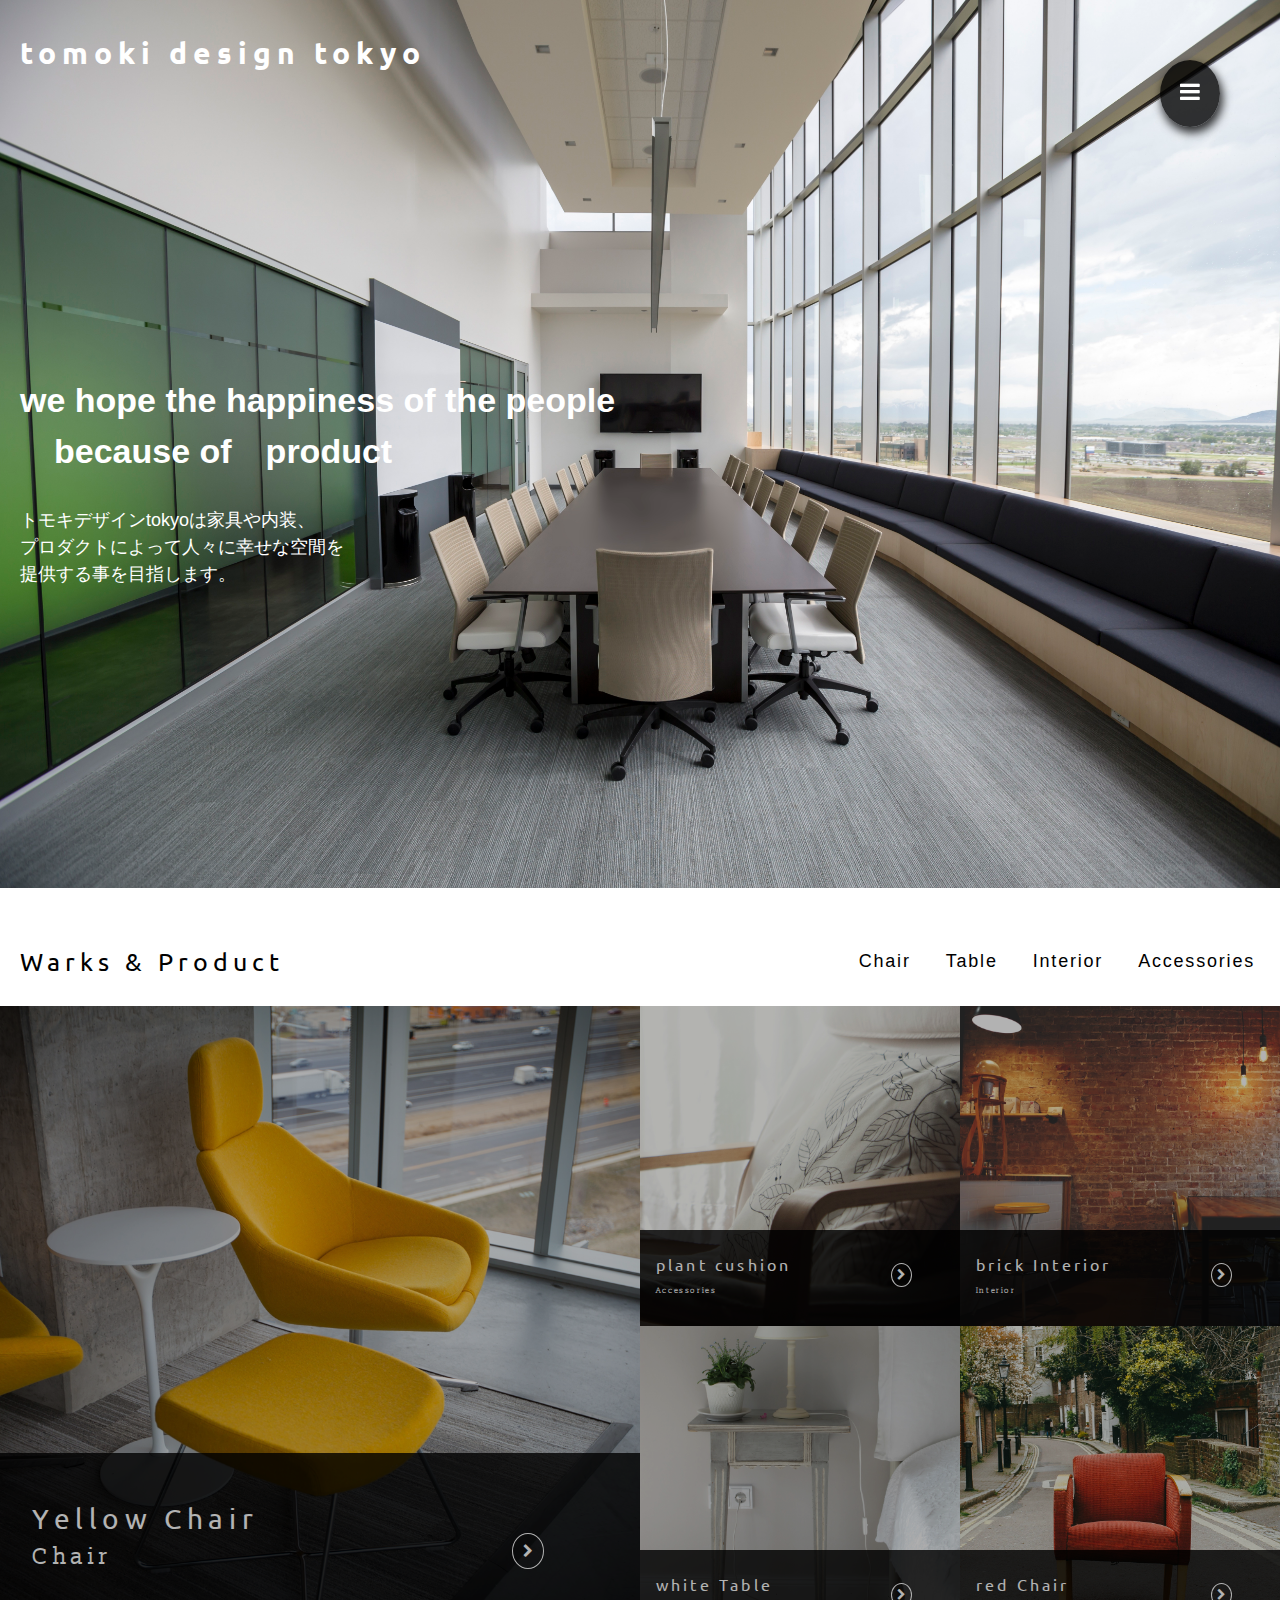
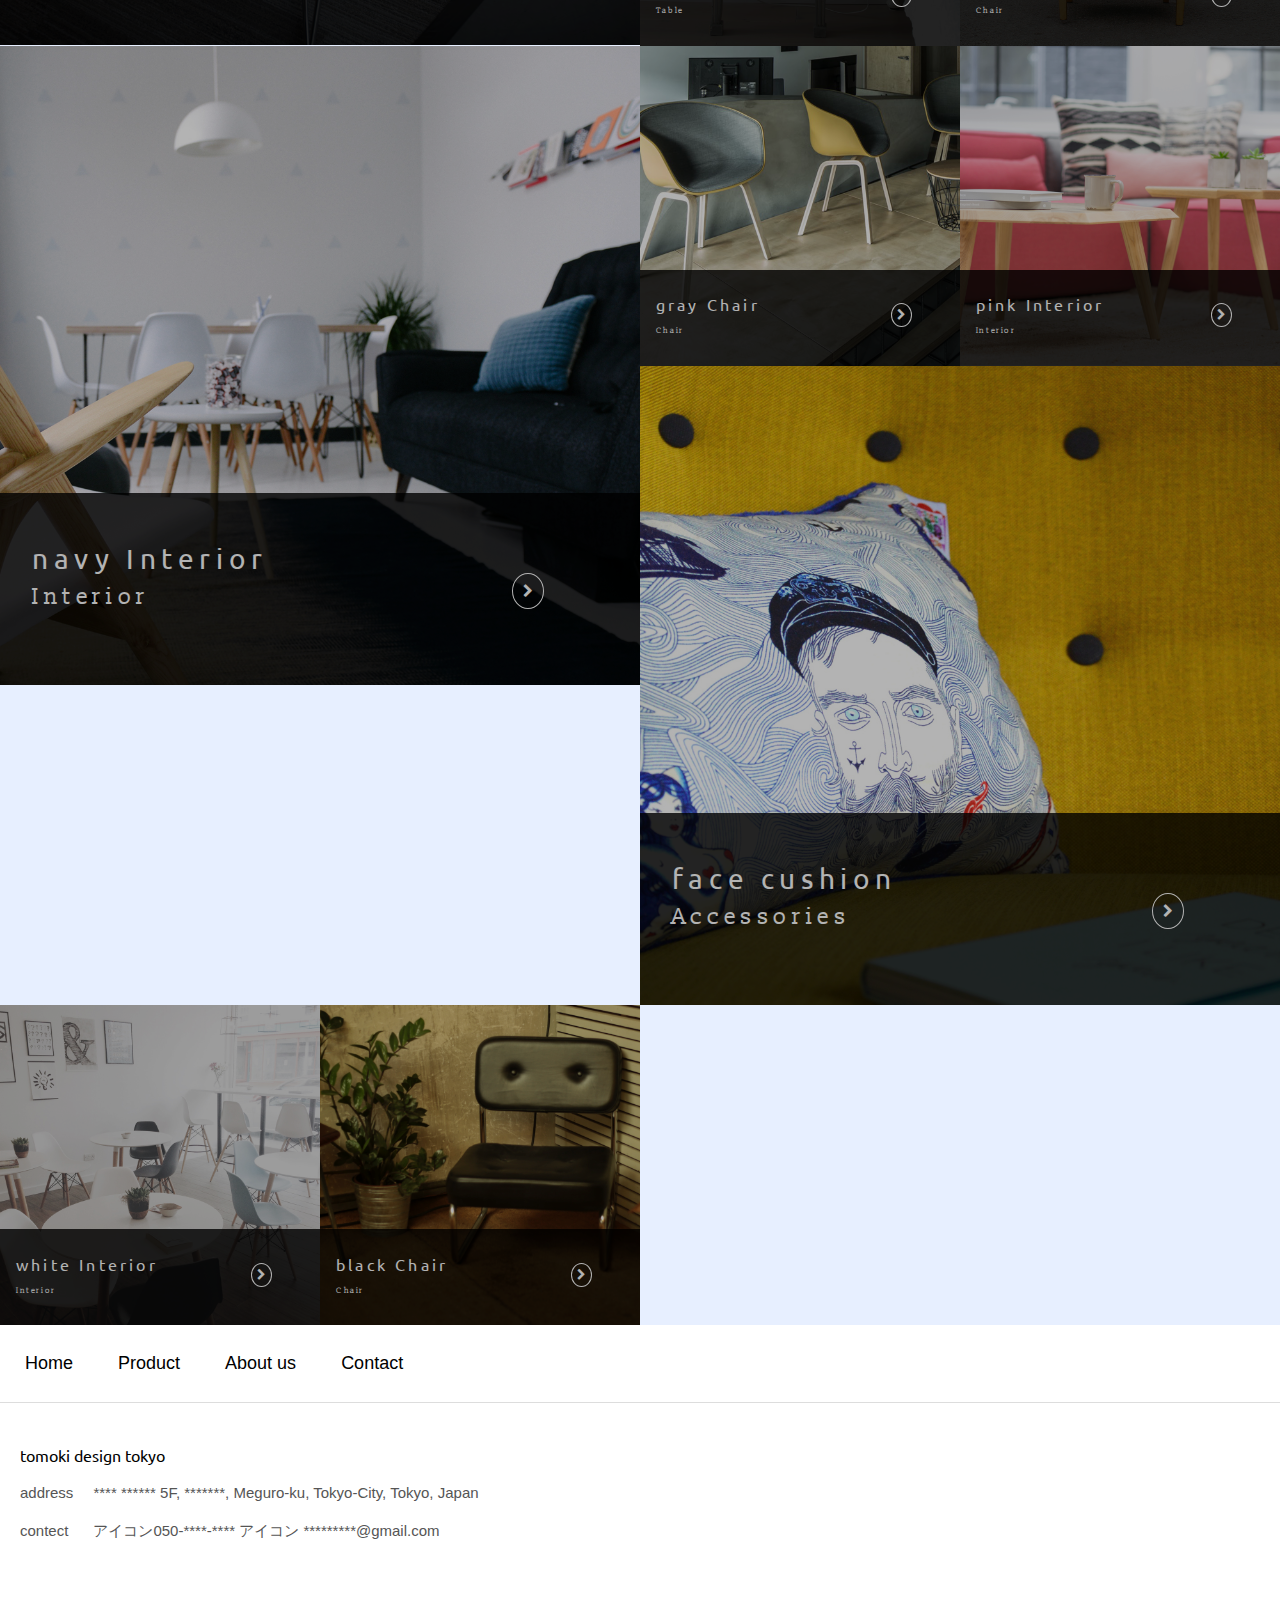
<file: index.html>
<!DOCTYPE HTML>
<html>
<head>
<meta charset="utf-8">
<title>tomoki design tokyo</title>
<meta name="viewport" content="width=device-width">

<link href="css/style.css" rel="stylesheet" type="text/css">
<link href="css/sanitize.css" rel="stylesheet" type="text/css">
<link href='https://fonts.googleapis.com/css?family=Slabo+13px' rel='stylesheet' type='text/css'>
<link href='https://fonts.googleapis.com/css?family=Ubuntu' rel='stylesheet' type='text/css'>
<link rel="stylesheet" href="https://maxcdn.bootstrapcdn.com/font-awesome/4.6.2/css/font-awesome.min.css">
<script src="https://ajax.googleapis.com/ajax/libs/jquery/1.12.4/jquery.min.js"></script>
<script src="js/kagu.js"></script>
</head>

<body>

<div class="wrapper">
	<div class="menu-3">
	<button type="buttom" id="buttom">
		<i class="fa fa-bars" aria-hidden="true"></i>
	</button>
		<div class="menu" id="menu">

			<nav class="manu-navi">

			<p>menu</p>
				<ul>
					<li><a href="#" class="anc">HOME</a></li>
					<li><a href="product-all.php?flg=0" class="anc">Product All</a></li>
					<li><a href="about-as.html" class="anc">About us</a></li>
					<li><a href="contect.html" class="anc">Contact</a></li>
				</ul>
			<p>product category</p>
				<ul>
					<li><a href="product-all.php?flg=chair" class="anc">Chair</a></li>
					<li><a href="product-all.php?flg=table" class="anc">Table</a></li>
					<li><a href="product-all.php?flg=interior" class="anc">Interior</a></li>
					<li><a href="product-all.php?flg=accessories" class="anc">Accessories</a></li>
				</ul>
			</nav>
			<p class="cory"> &copy;2004  2015 <br>
			tomoki design tokyo.</p>
		</div>
		</div>

	<div class="top"><h1 class="kaishamei">tomoki design tokyo</h1>
		<div class="top-text">
			<h2>
			we hope the happiness of the people<br>
			　because of　product
			</h2>
			<p>トモキデザインtokyoは家具や内装、<br>
				プロダクトによって人々に幸せな空間を<br>
				提供する事を目指します。</p>
		</div>
	</div>
	<div class="navi-top">
		<a href="product-all.php"><p>Warks & Product</p></a>
	<nav class="navi">
		<ul>
          <li><a href="product-all.php?flg=chair" class="anc">Chair</a></li>
          <li><a href="product-all.php?flg=table" class="anc">Table</a></li>
          <li><a href="product-all.php?flg=interior" class="anc">Interior</a></li>
          <li><a href="product-all.php?flg=accessories" class="anc">Accessories</a></li>
        </ul>
	</nav>
	</div>

	<div class="img-photo">
		<ul><li class="big-photo">
				<a class="photo-a" href="prod-1.html"><img src="kagu-img/chair-2.jpg"><div class="photo-text"><span class="text-title">Yellow Chair</span><span class="category-text">Chair</span><span><i class="fa fa-chevron-right" aria-hidden="true"></i></span></div></a>
			</li>
			<li class="min-photo">
				<a class="photo-a" href="prod-2.html"><img src="kagu-img/cushion-1.jpg"><div class="photo-text"><span class="text-title">plant cushion</span><span class="category-text">Accessories</span><span><i class="fa fa-chevron-right" aria-hidden="true"></i></span></div></a>
			</li>
			<li class="min-photo">
				<a class="photo-a" href="prod-3.html"><img src="kagu-img/Interior-3.jpg"><div class="photo-text"><span class="text-title">brick Interior</span><span class="category-text">Interior</span><span><i class="fa fa-chevron-right" aria-hidden="true"></i></span></div></a>
			</li>
			<li class="min-photo">
				<a class="photo-a" href="prod-4.html"><img src="kagu-img/table-1.jpg"><div class="photo-text"><span class="text-title">white Table</span><span class="category-text">Table</span><span><i class="fa fa-chevron-right" aria-hidden="true"></i></span></div></a>
			</li>
			<li class="min-photo">
				<a class="photo-a" href="prod-5.html"><img src="kagu-img/chair-3.jpg"><div class="photo-text"><span class="text-title">red Chair</span><span class="category-text">Chair</span><span><i class="fa fa-chevron-right" aria-hidden="true"></i></span></div></a>
			</li>
			<li class="big-photo">
				<a class="photo-a" href="prod-6.html"><img src="kagu-img/Interior-1.jpg"><div class="photo-text"><span class="text-title">navy Interior</span><span class="category-text">Interior</span><span><i class="fa fa-chevron-right" aria-hidden="true"></i></span></div></a>
			</li>
			<li class="min-photo">
				<a class="photo-a" href="prod-7.html"><img src="kagu-img/chair-5.jpg"><div class="photo-text"><span class="text-title">gray Chair</span><span class="category-text">Chair</span><span><i class="fa fa-chevron-right" aria-hidden="true"></i></span></div></a>
			</li>
			<li class="min-photo">
				<a class="photo-a" href="prod-8.html"><img src="kagu-img/cushion -3.jpg"><div class="photo-text"><span class="text-title">pink Interior</span><span class="category-text">Interior</span><span><i class="fa fa-chevron-right" aria-hidden="true"></i></span></div></a>
			</li>
			<li class="big-photo">
				<a class="photo-a" href="prod-9.html"><img src="kagu-img/cushion-2.jpg"><div class="photo-text"><span class="text-title">face cushion</span><span class="category-text">Accessories</span><span><i class="fa fa-chevron-right" aria-hidden="true"></i></span></div></a>
			</li>
			<li class="min-photo">
				<a class="photo-a" href="prod-10.html"><img src="kagu-img/Interior-2.jpg"><div class="photo-text"><span class="text-title">white Interior</span><span class="category-text">Interior</span><span><i class="fa fa-chevron-right" aria-hidden="true"></i></span></div></a>
			</li>
			<li class="min-photo">
				<a class="photo-a" href="prod-11.html"><img src="kagu-img/chair.jpg"><div class="photo-text"><span class="text-title">black Chair</span><span class="category-text">Chair</span><i class="fa fa-chevron-right" aria-hidden="true"></i></div></a>
			</li>
		</ul>
	</div>
	<div>
		<nav class="manu-navi-2">
			<ul>
				<li><a href="index.html">Home</a></li>
				<li><a href="product-all.php">Product</a></li>
				<li><a href="about-as.html">About us</a></li>
				<li><a href="contect.html">Contact</a></li>
			</ul>
		</nav>
	</div>
</div>
<footer>
<table>
	<caption>tomoki design tokyo</caption>
	<tr>
	<td>address</td><td>**** ****** 5F, *******, Meguro-ku, Tokyo-City, Tokyo, Japan</td>
	</tr>
	<tr>
	<td>contect</td><td>アイコン050-****-**** アイコン *********@gmail.com</td>
	</tr>
</table>
</footer>
</body>
</html>
</file>
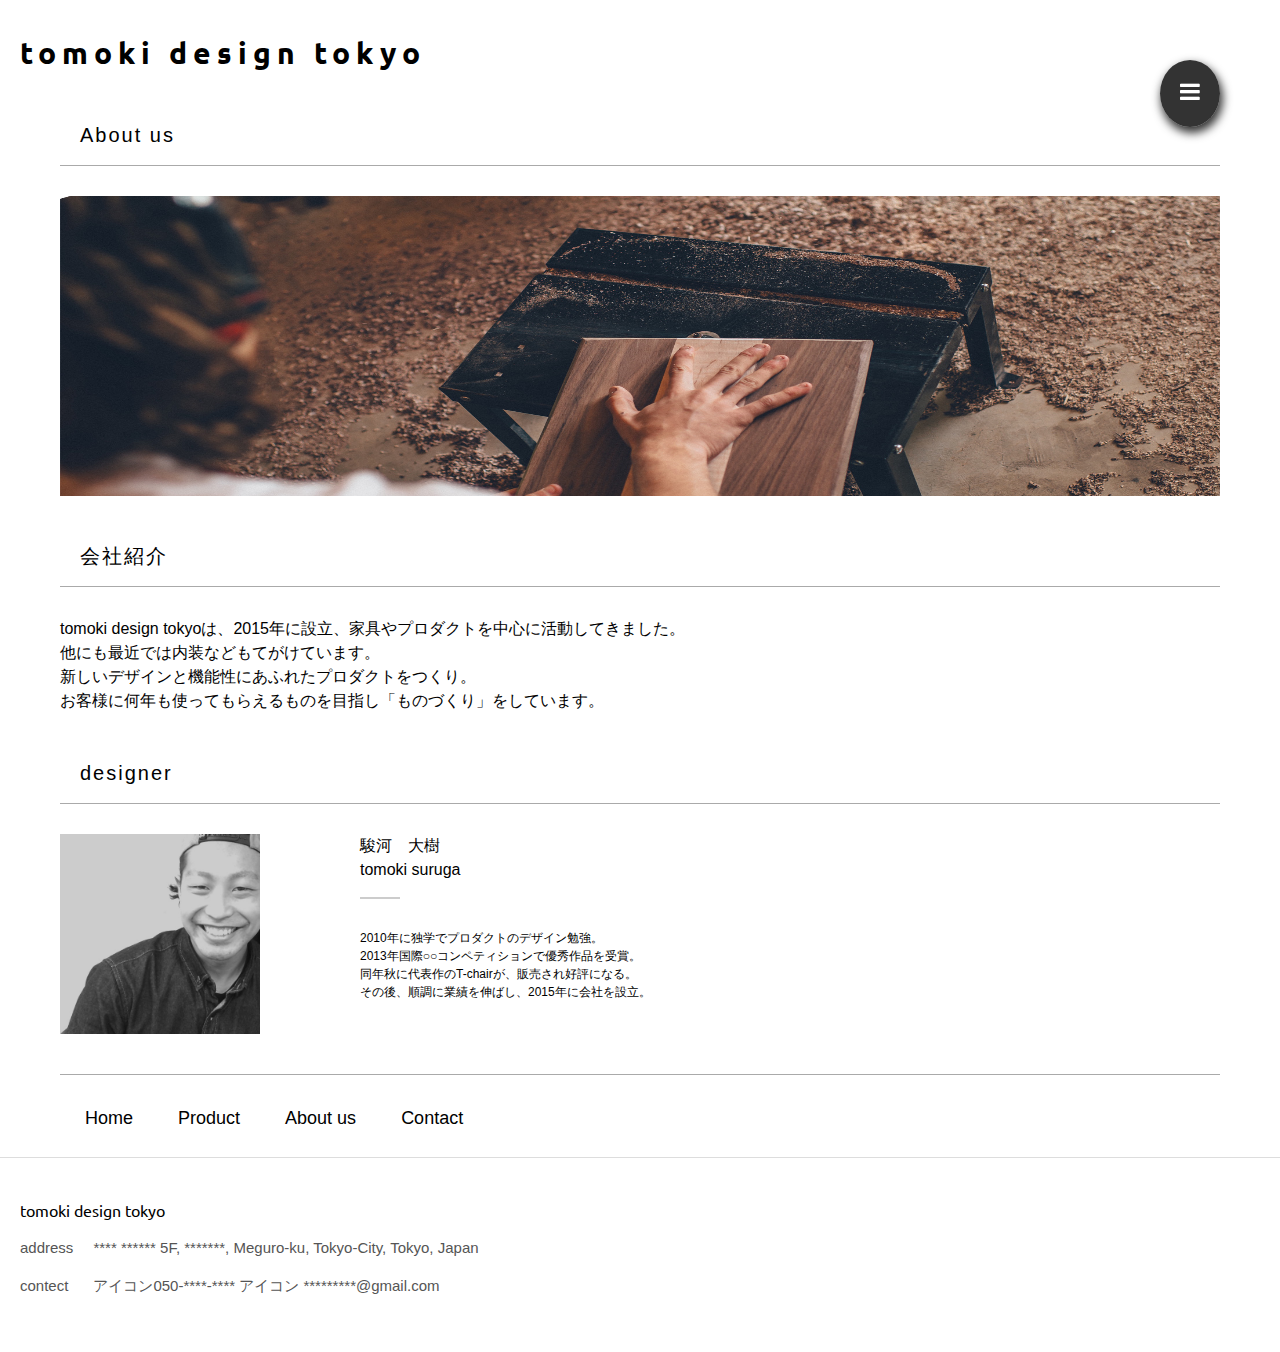
<file: about-as.html>
<!DOCTYPE HTML>
<html>
<head>
<meta charset="utf-8">
<title>tomoki design tokyo</title>
<meta name="viewport" content="width=device-width">

<link href="css/style.css" rel="stylesheet" type="text/css">
<link href="css/sanitize.css" rel="stylesheet" type="text/css">
<link href='https://fonts.googleapis.com/css?family=Slabo+13px' rel='stylesheet' type='text/css'>
<link href='https://fonts.googleapis.com/css?family=Ubuntu' rel='stylesheet' type='text/css'>
<link rel="stylesheet" href="https://maxcdn.bootstrapcdn.com/font-awesome/4.6.2/css/font-awesome.min.css">
<script src="https://ajax.googleapis.com/ajax/libs/jquery/1.12.4/jquery.min.js"></script>
<script src="js/kagu.js"></script>
</head>

<body>

<div class="wrapper">
	<div class="menu-3">
	<button type="buttom" id="buttom">
		<i class="fa fa-bars" aria-hidden="true"></i>
	</button>
		<div class="menu" id="menu">

			<nav class="manu-navi">

			<p>menu</p>
				<ul>
					<li><a href="index.html" class="anc">HOME</a></li>
					<li><a href="product-all.html" class="anc">Product All</a></li>
					<li><a href="about-as.html" class="anc">About us</a></li>
					<li><a href="contect.html" class="anc">Contact</a></li>
				</ul>
			<p>product category</p>
				<ul>
					<li><a href="#" class="anc">Chair</a></li>
					<li><a href="#" class="anc">Table</a></li>
					<li><a href="#" class="anc">Interior</a></li>
					<li><a href="#" class="anc">Accessories</a></li>
				</ul>
			</nav>
			<p class="cory"> &copy;2004  2015 <br>
			tomoki design tokyo.</p>
		</div>
		</div>

	<div class="top-2"><h1 class="kaishamei-2">tomoki design tokyo</h1>
	</div>
	<div class="about-as-top">
	<div class="about-as-top-1">
		<h2>About us</h2>
		</div>
		<img src="kagu-img/about-top.jpg">

		<div class="about-as-top-1">
		<h3>会社紹介</h3>
		<p>
			tomoki design tokyoは、2015年に設立、家具やプロダクトを中心に活動してきました。<br>
			他にも最近では内装などもてがけています。<br>
			新しいデザインと機能性にあふれたプロダクトをつくり。<br>
			お客様に何年も使ってもらえるものを目指し「ものづくり」をしています。<br>
		</p>
		<h3>designer</h3>
		<div class="des">
		<img src="kagu-img/tomoki.jpg">
		<span class="designer-text"><p class="designer-text-4">駿河　大樹<br>tomoki suruga</p>
		<p class="designer-text-5">
		2010年に独学でプロダクトのデザイン勉強。<br>
		2013年国際○○コンペティションで優秀作品を受賞。<br>
		同年秋に代表作のT-chairが、販売され好評になる。<br>
		その後、順調に業績を伸ばし、2015年に会社を設立。
		</p>
		</span>
		</div>
	</div>
		<nav class="manu-navi-2">
			<ul>
				<li><a href="index.html">Home</a></li>
				<li><a href="product-all.html">Product</a></li>
				<li><a href="about-as.html">About us</a></li>
				<li><a href="contect.html">Contact</a></li>
			</ul>
		</nav>
	</div>
</div>
<footer>
<table>
	<caption>tomoki design tokyo</caption>
	<tr>
	<td>address</td><td>**** ****** 5F, *******, Meguro-ku, Tokyo-City, Tokyo, Japan</td>
	</tr>
	<tr>
	<td>contect</td><td>アイコン050-****-**** アイコン *********@gmail.com</td>
	</tr>
</table>
</footer>
</body>
</html>
</file>
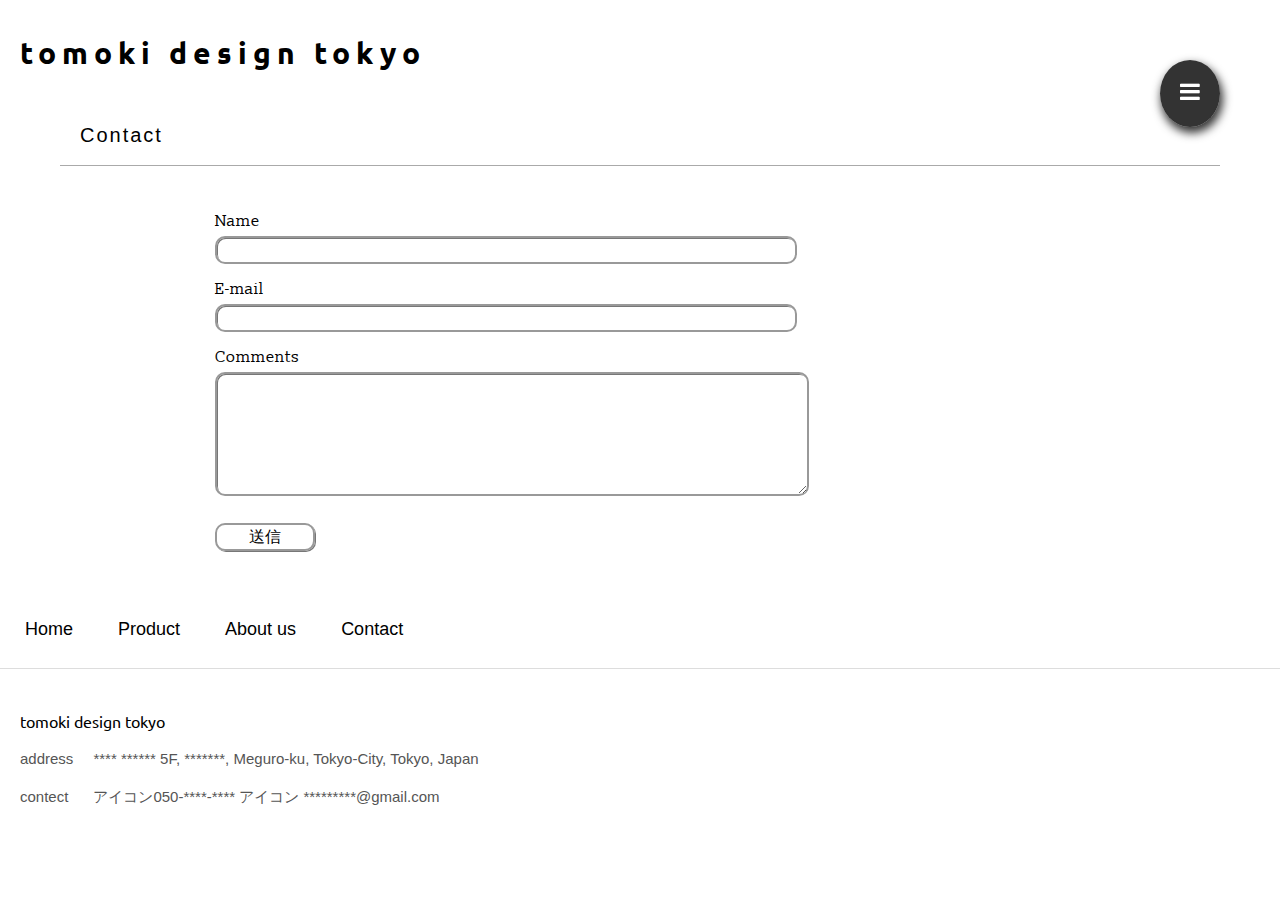
<file: contect.html>
<!DOCTYPE HTML>
<html>
<head>
<meta charset="utf-8">
<title>tomoki design tokyo</title>
<meta name="viewport" content="width=device-width">

<link href="css/style.css" rel="stylesheet" type="text/css">
<link href="css/sanitize.css" rel="stylesheet" type="text/css">
<link href='https://fonts.googleapis.com/css?family=Slabo+13px' rel='stylesheet' type='text/css'>
<link href='https://fonts.googleapis.com/css?family=Ubuntu' rel='stylesheet' type='text/css'>
<link rel="stylesheet" href="https://maxcdn.bootstrapcdn.com/font-awesome/4.6.2/css/font-awesome.min.css">
<script src="https://ajax.googleapis.com/ajax/libs/jquery/1.12.4/jquery.min.js"></script>
<script src="js/kagu.js"></script>
</head>

<body>

<div class="wrapper">
	<div class="menu-3">
	<button type="buttom" id="buttom">
		<i class="fa fa-bars" aria-hidden="true"></i>
	</button>
		<div class="menu" id="menu">

			<nav class="manu-navi">

			<p>menu</p>
				<ul>
					<li><a href="index.html" class="anc">HOME</a></li>
					<li><a href="product-all.html" class="anc">Product All</a></li>
					<li><a href="about-as.html" class="anc">About us</a></li>
					<li><a href="#" class="anc">Contact</a></li>
				</ul>
			<p>product category</p>
				<ul>
					<li><a href="#" class="anc">Chair</a></li>
					<li><a href="#" class="anc">Table</a></li>
					<li><a href="#" class="anc">Interior</a></li>
					<li><a href="#" class="anc">Accessories</a></li>
				</ul>
			</nav>
			<p class="cory"> &copy;2004  2015 <br>
			tomoki design tokyo.</p>
		</div>
		</div>

	<div class="top-2"><h1 class="kaishamei-2">tomoki design tokyo</h1>
	</div>
	<div class="about-as-top">
		<div class="about-as-top-1">
			<h2>Contact</h2>
		</div>
		<div class="con">
			<form action="#" methot="post">
			<dl><dt>Name</dt><dd><input type="text" name="name" size="60"
			maxlength="20"></dd>
				<dt>E-mail</dt><dd><input type="text" value="" name="mail" size="60"
			maxlength="40"></dd>
				<dt>Comments</dt><dd><textarea id="comment" rows="5" cols="62" name="comment"></textarea></dd>
			</dl>
			<p><input type="submit" value="送信" class="sousin"></p>
			</form>
		</div>
	</div>

		<nav class="manu-navi-2">
			<ul>
				<li><a href="index.html">Home</a></li>
				<li><a href="product-all.html">Product</a></li>
				<li><a href="about-as.html">About us</a></li>
				<li><a href="#">Contact</a></li>
			</ul>
		</nav>
	</div>
</div>
<footer>
<table>
	<caption>tomoki design tokyo</caption>
	<tr>
	<td>address</td><td>**** ****** 5F, *******, Meguro-ku, Tokyo-City, Tokyo, Japan</td>
	</tr>
	<tr>
	<td>contect</td><td>アイコン050-****-**** アイコン *********@gmail.com</td>
	</tr>
</table>
</footer>
</body>
</html>
</file>
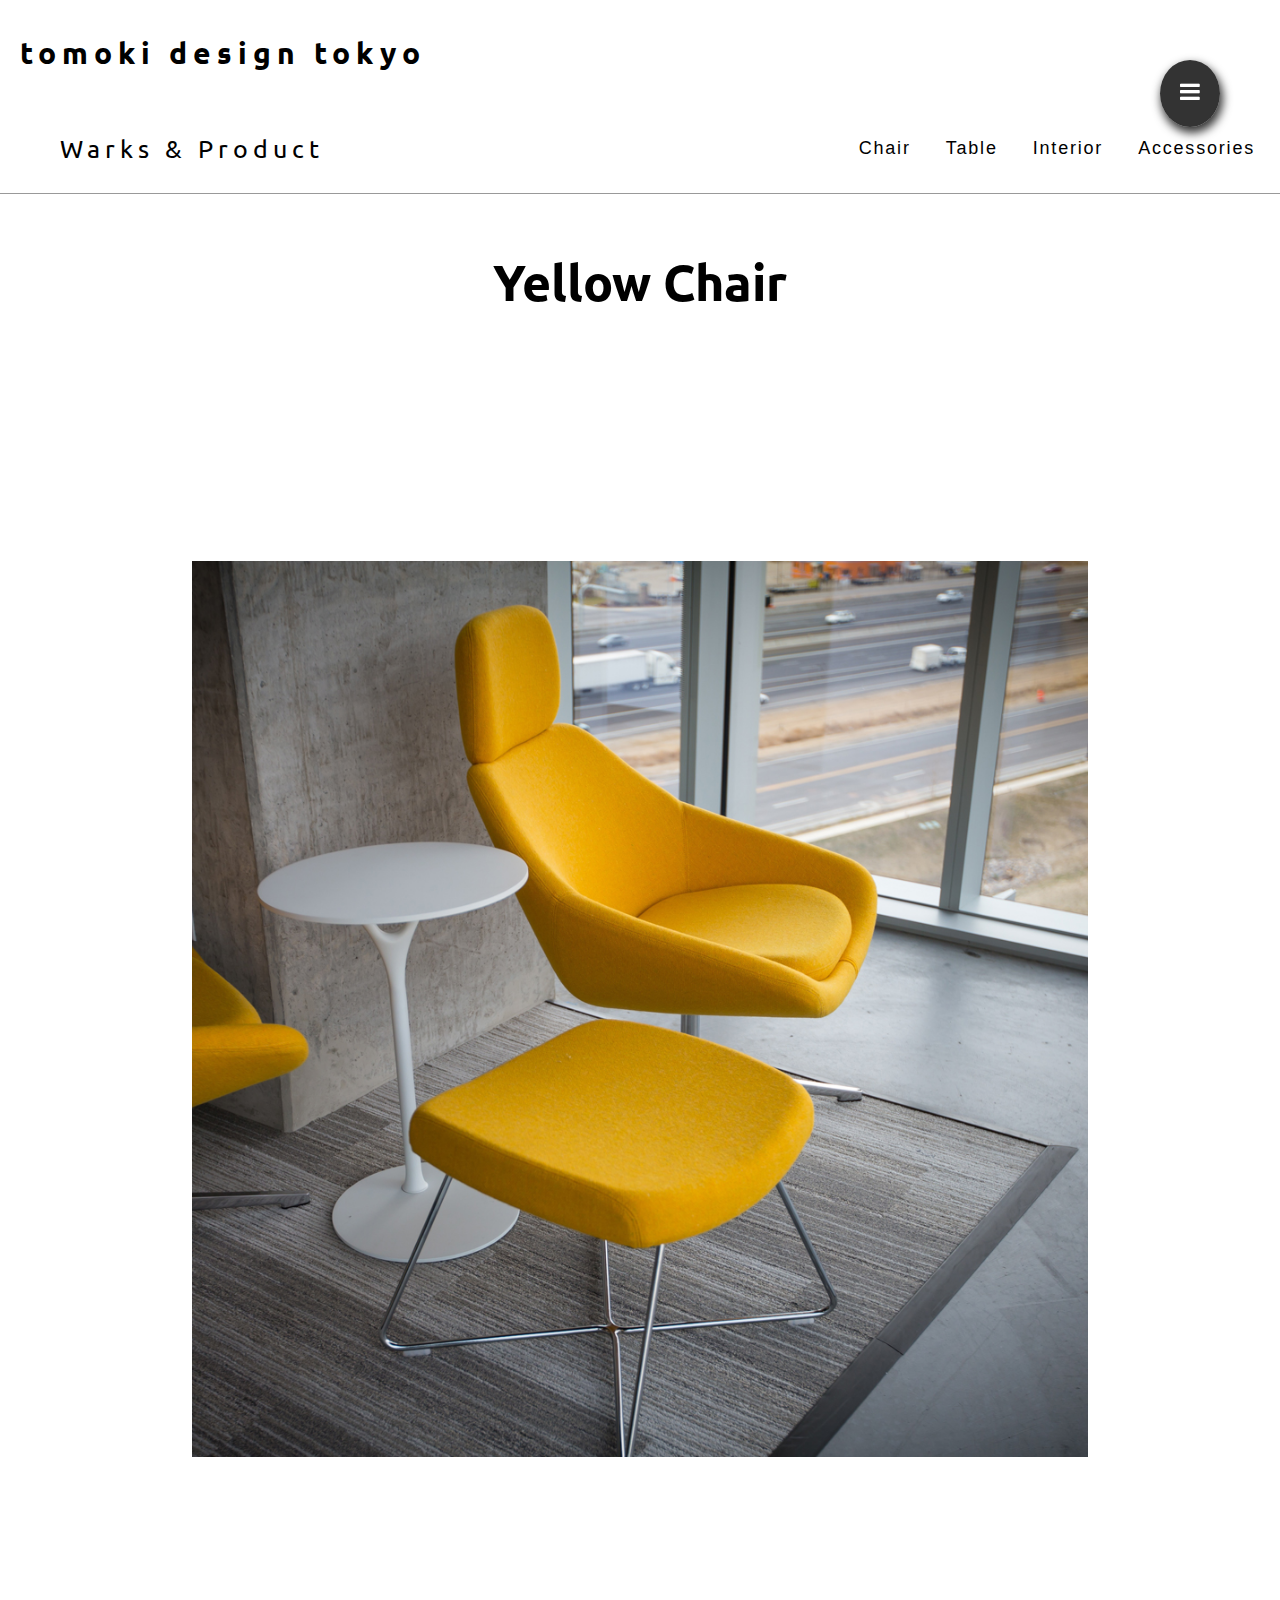
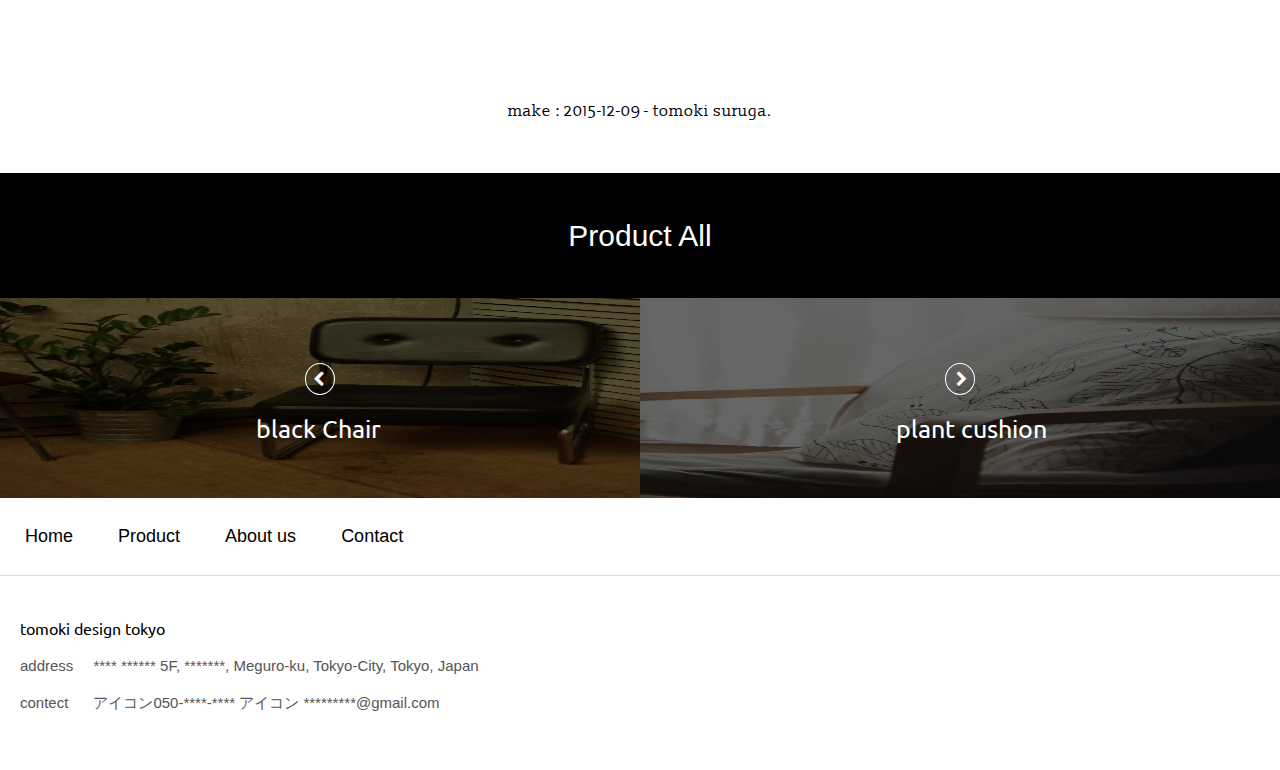
<file: prod-1.html>
<!DOCTYPE HTML>
<html>
<head>
<meta charset="utf-8">
<title>tomoki design tokyo</title>
<meta name="viewport" content="width=device-width">

<link href="css/style.css" rel="stylesheet" type="text/css">
<link href="css/sanitize.css" rel="stylesheet" type="text/css">
<link href='https://fonts.googleapis.com/css?family=Slabo+13px' rel='stylesheet' type='text/css'>
<link href='https://fonts.googleapis.com/css?family=Ubuntu' rel='stylesheet' type='text/css'>
<link rel="stylesheet" href="https://maxcdn.bootstrapcdn.com/font-awesome/4.6.2/css/font-awesome.min.css">
<script src="https://ajax.googleapis.com/ajax/libs/jquery/1.12.4/jquery.min.js"></script>
<script src="js/kagu.js"></script>
</head>

<body>

<div class="wrapper">
	<div class="menu-3">
	<button type="buttom" id="buttom">
		<i class="fa fa-bars" aria-hidden="true"></i>
	</button>
		<div class="menu" id="menu">

			<nav class="manu-navi">

			<p>menu</p>
				<ul>
					<li><a href="index.html" class="anc">HOME</a></li>
					<li><a href="product-all.html" class="anc">Product All</a></li>
					<li><a href="about-as.html" class="anc">About us</a></li>
					<li><a href="contect.html" class="anc">Contact</a></li>
				</ul>
			<p>product category</p>
				<ul>
          <li><a href="product-all.php?flg=chair" class="anc">Chair</a></li>
          <li><a href="product-all.php?flg=table" class="anc">Table</a></li>
          <li><a href="product-all.php?flg=interior" class="anc">Interior</a></li>
          <li><a href="product-all.php?flg=accessories" class="anc">Accessories</a></li>
        </ul>
			</nav>
			<p class="cory"> &copy;2004  2015 <br>
			tomoki design tokyo.</p>
		</div>
		</div>

	<div class="top-2"><h1 class="kaishamei-2">tomoki design tokyo</h1>
	</div>
	<div class="navi-top">
		<a id="warks-product" href="product-all.php"><p><i class="fa fa-chevron-left" aria-hidden="true"></i>Warks & Product</p></a>
	<nav class="navi">
		<ul>
					<li><a href="product-all.php?flg=chair" class="anc">Chair</a></li>
					<li><a href="product-all.php?flg=table" class="anc">Table</a></li>
					<li><a href="product-all.php?flg=interior" class="anc">Interior</a></li>
					<li><a href="product-all.php?flg=accessories" class="anc">Accessories</a></li>
				</ul>
	</nav>
	</div>
	<div>


	<div class="prod">
		<div class="prod-title">
		<h2>Yellow Chair</h2>
		</div>
		<img src="kagu-img/chair-2.jpg">
		<p class="make">make : 2015-12-09 - tomoki suruga.</p>
	</div>
	<a class="back-list" href="product-all.html">Product All</a>
	<div class="next">
		<a href="prod-12.html"><img src="kagu-img/chair.jpg"><p><i class="fa fa-chevron-left" aria-hidden="true"></i></p><span>black Chair</span></a>
		<a href="prod-2.html"><img src="kagu-img/cushion-1.jpg"><p><i class="fa fa-chevron-right" aria-hidden="true"></i></p><span>plant cushion</span></a>
	</div>
		<nav class="manu-navi-2">
			<ul>
				<li><a href="index.html">Home</a></li>
				<li><a href="product-all.html">Product</a></li>
				<li><a href="about-as.html">About us</a></li>
				<li><a href="contect.html">Contact</a></li>
			</ul>
		</nav>
	</div>
</div>
<footer>
<table>
	<caption>tomoki design tokyo</caption>
	<tr>
	<td>address</td><td>**** ****** 5F, *******, Meguro-ku, Tokyo-City, Tokyo, Japan</td>
	</tr>
	<tr>
	<td>contect</td><td>アイコン050-****-**** アイコン *********@gmail.com</td>
	</tr>
</table>
</footer>
</body>
</html>
</file>
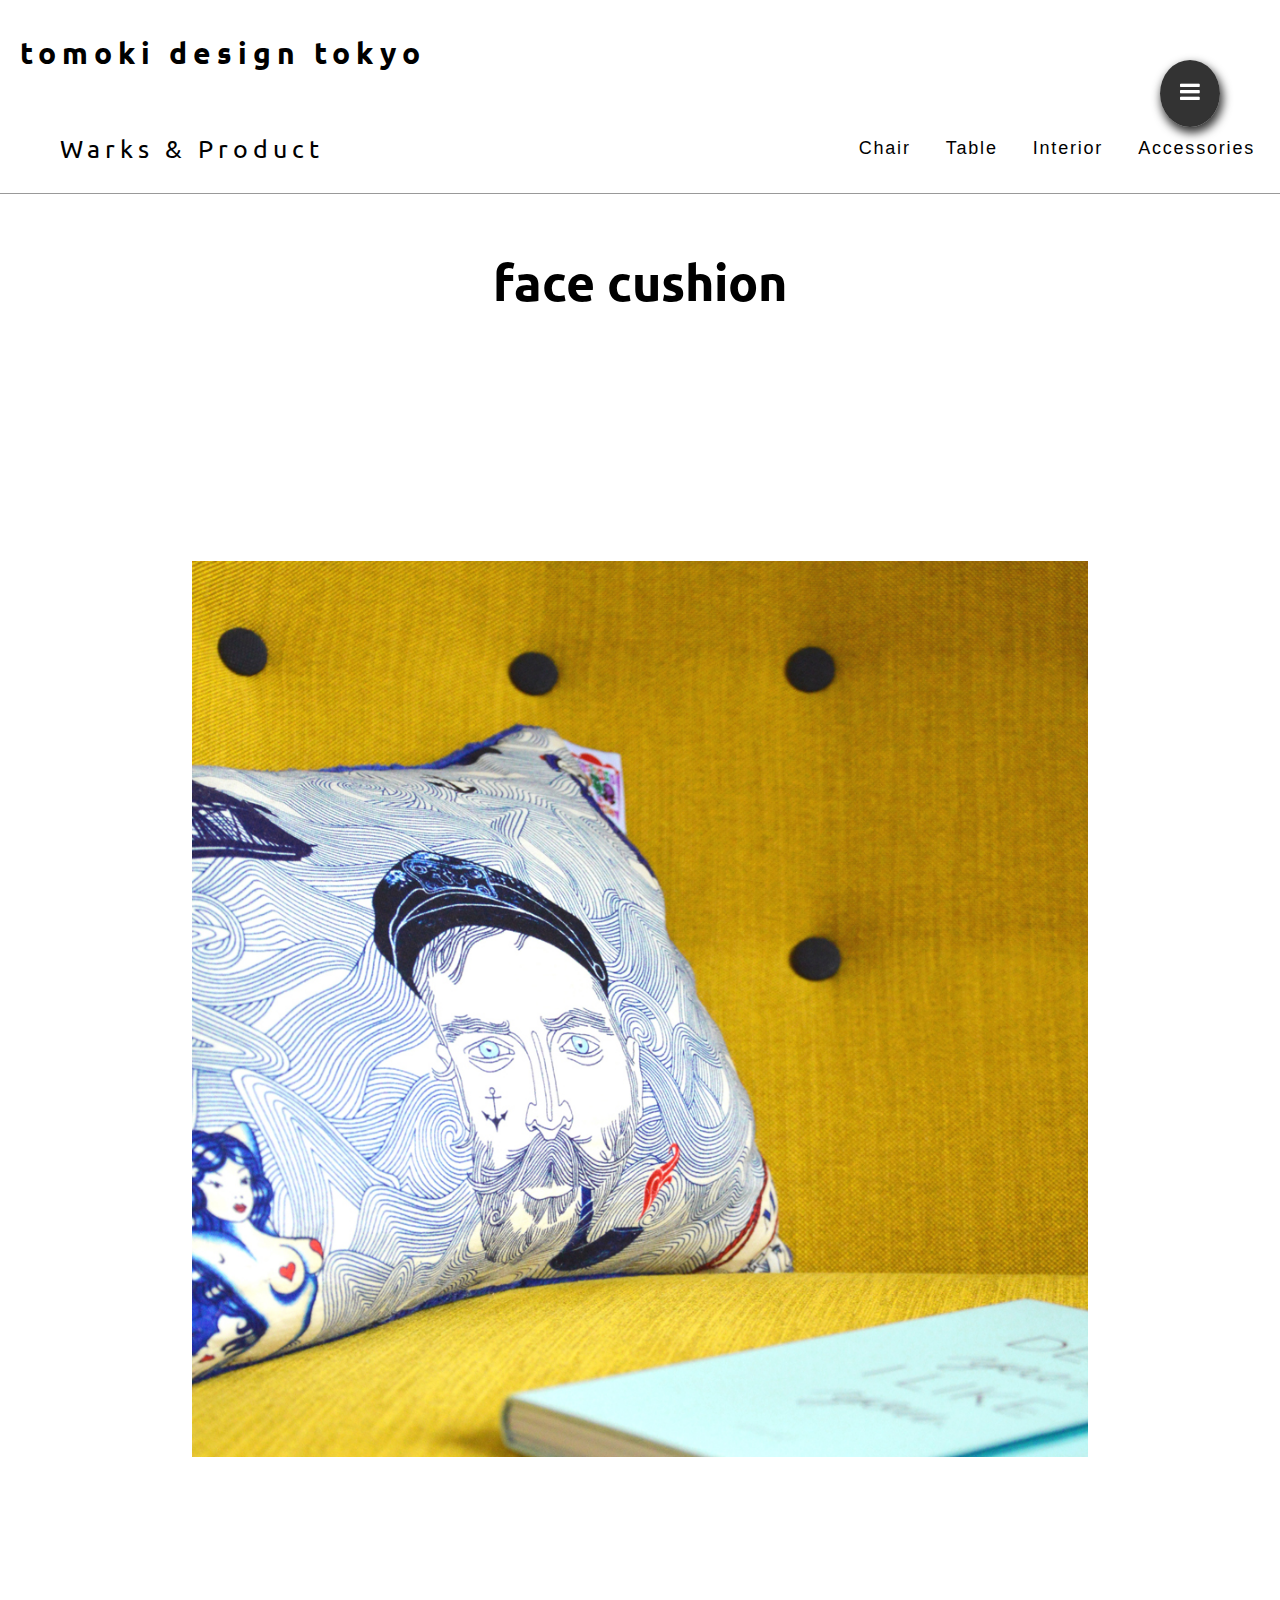
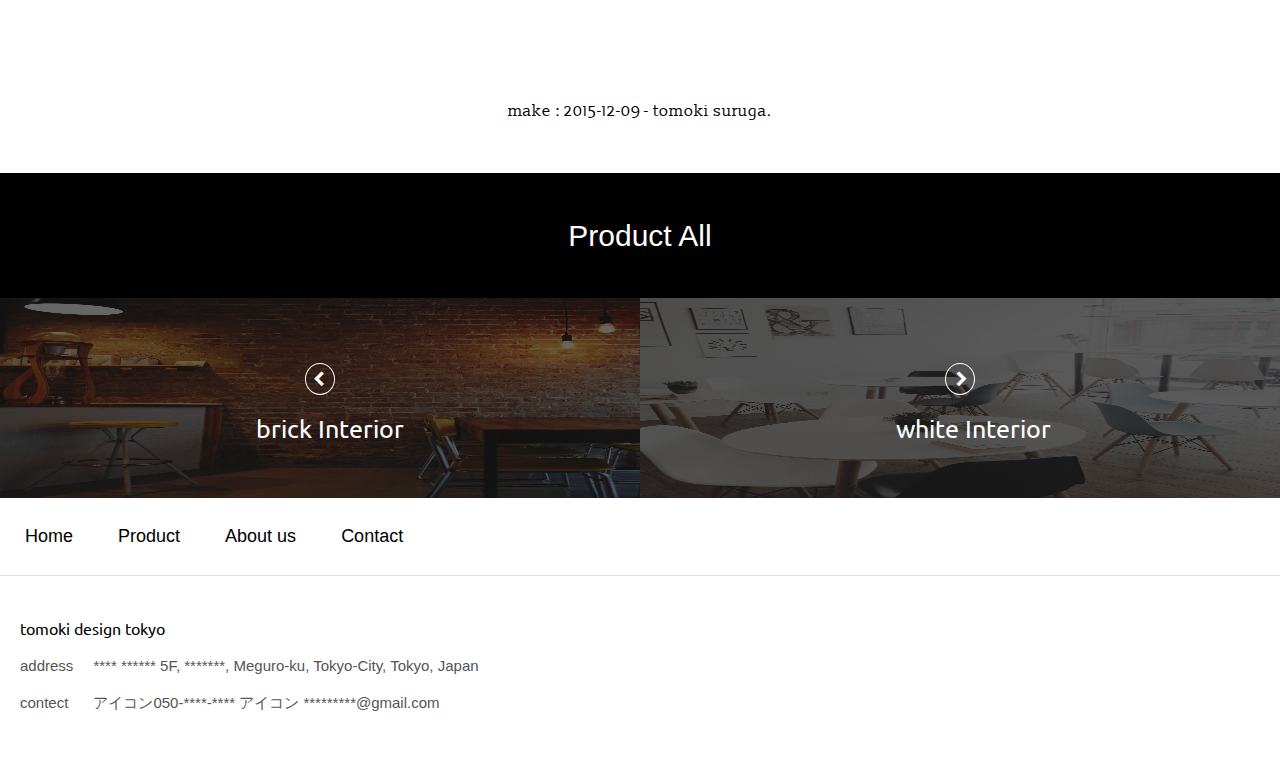
<file: prod-10.html>
<!DOCTYPE HTML>
<html>
<head>
<meta charset="utf-8">
<title>tomoki design tokyo</title>
<meta name="viewport" content="width=device-width">

<link href="css/style.css" rel="stylesheet" type="text/css">
<link href="css/sanitize.css" rel="stylesheet" type="text/css">
<link href='https://fonts.googleapis.com/css?family=Slabo+13px' rel='stylesheet' type='text/css'>
<link href='https://fonts.googleapis.com/css?family=Ubuntu' rel='stylesheet' type='text/css'>
<link rel="stylesheet" href="https://maxcdn.bootstrapcdn.com/font-awesome/4.6.2/css/font-awesome.min.css">
<script src="https://ajax.googleapis.com/ajax/libs/jquery/1.12.4/jquery.min.js"></script>
<script src="js/kagu.js"></script>
</head>

<body>

<div class="wrapper">
	<div class="menu-3">
	<button type="buttom" id="buttom">
		<i class="fa fa-bars" aria-hidden="true"></i>
	</button>
		<div class="menu" id="menu">

			<nav class="manu-navi">

			<p>menu</p>
				<ul>
					<li><a href="index.html" class="anc">HOME</a></li>
					<li><a href="product-all.html" class="anc">Product All</a></li>
					<li><a href="about-as.html" class="anc">About us</a></li>
					<li><a href="contect.html" class="anc">Contact</a></li>
				</ul>
			<p>product category</p>
				<ul>
          <li><a href="product-all.php?flg=chair" class="anc">Chair</a></li>
          <li><a href="product-all.php?flg=table" class="anc">Table</a></li>
          <li><a href="product-all.php?flg=interior" class="anc">Interior</a></li>
          <li><a href="product-all.php?flg=accessories" class="anc">Accessories</a></li>
        </ul>
			</nav>
			<p class="cory"> &copy;2004  2015 <br>
			tomoki design tokyo.</p>
		</div>
		</div>

	<div class="top-2"><h1 class="kaishamei-2">tomoki design tokyo</h1>
	</div>
	<div class="navi-top">
		<a id="warks-product" href="product-all.php"><p><i class="fa fa-chevron-left" aria-hidden="true"></i>Warks & Product</p></a>
	<nav class="navi">
		<ul>
					<li><a href="product-all.php?flg=chair" class="anc">Chair</a></li>
					<li><a href="product-all.php?flg=table" class="anc">Table</a></li>
					<li><a href="product-all.php?flg=interior" class="anc">Interior</a></li>
					<li><a href="product-all.php?flg=accessories" class="anc">Accessories</a></li>
				</ul>
	</nav>
	</div>
	<div>


	<div class="prod">
		<div class="prod-title">
		<h2>face cushion</h2>
		</div>
		<img src="kagu-img/cushion-2.jpg">
		<p class="make">make : 2015-12-09 - tomoki suruga.</p>
	</div>
	<a class="back-list" href="product-all.html">Product All</a>
	<div class="next">
		<a href="prod-9.html"><img src="kagu-img/Interior-3.jpg"><p><i class="fa fa-chevron-left" aria-hidden="true"></i></p><span>brick Interior</span></a>
		<a href="prod-11.html"><img src="kagu-img/Interior-2.jpg"><p><i class="fa fa-chevron-right" aria-hidden="true"></i></p><span>white Interior</span></a>
	</div>
		<nav class="manu-navi-2">
			<ul>
				<li><a href="index.html">Home</a></li>
				<li><a href="product-all.html">Product</a></li>
				<li><a href="about-as.html">About us</a></li>
				<li><a href="contect.html">Contact</a></li>
			</ul>
		</nav>
	</div>
</div>
<footer>
<table>
	<caption>tomoki design tokyo</caption>
	<tr>
	<td>address</td><td>**** ****** 5F, *******, Meguro-ku, Tokyo-City, Tokyo, Japan</td>
	</tr>
	<tr>
	<td>contect</td><td>アイコン050-****-**** アイコン *********@gmail.com</td>
	</tr>
</table>
</footer>
</body>
</html>
</file>
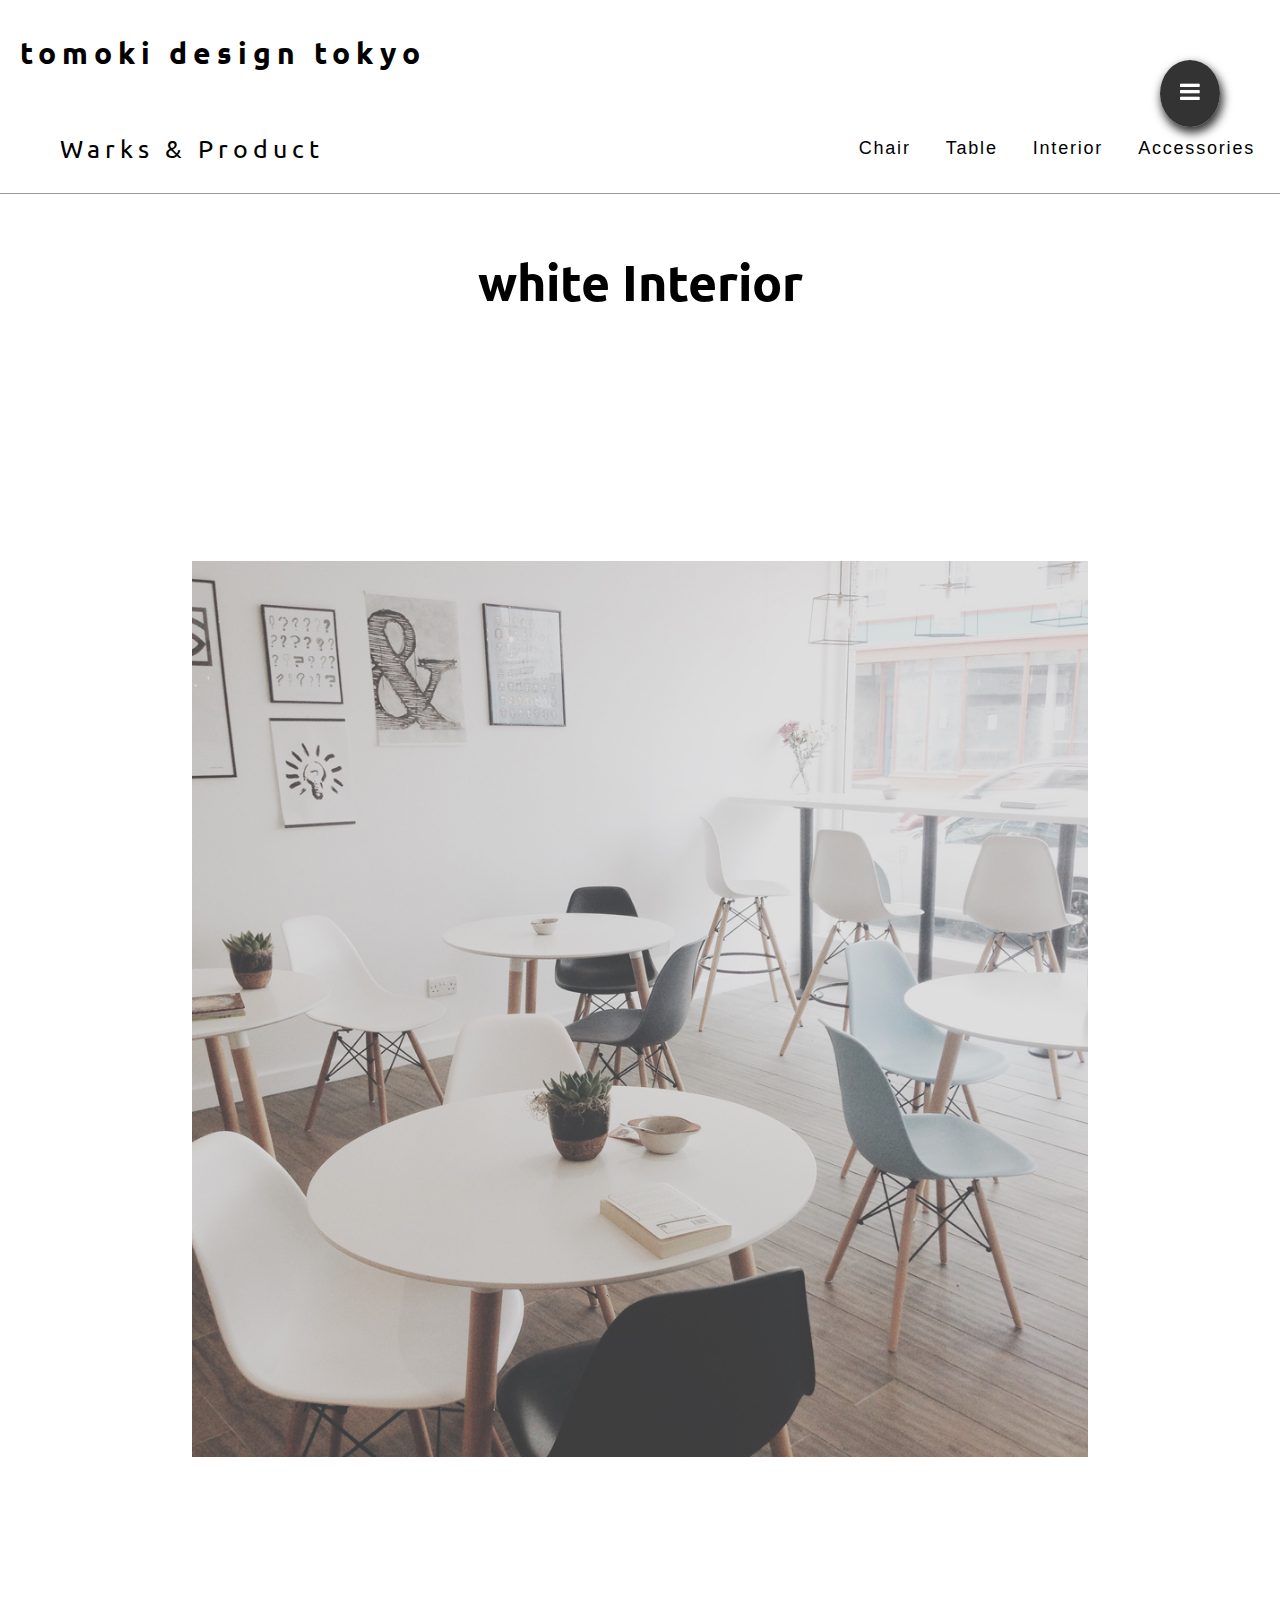
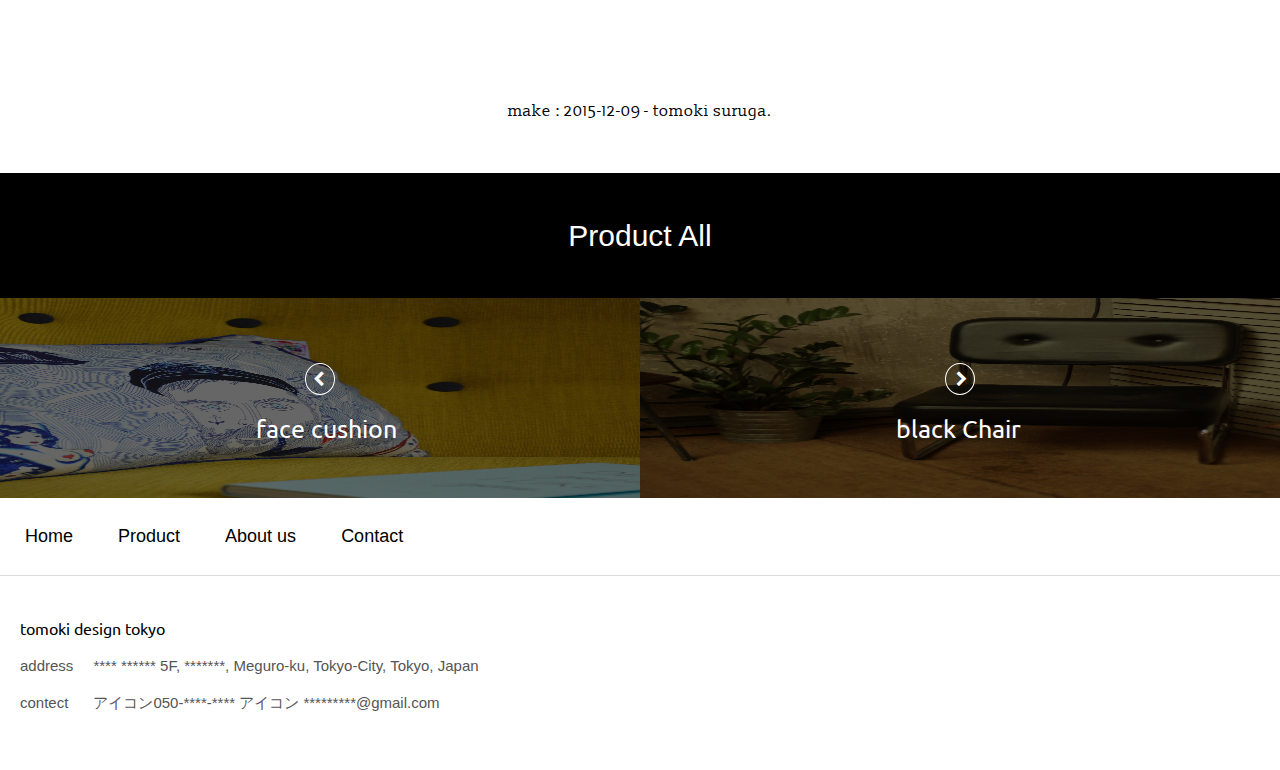
<file: prod-11.html>
<!DOCTYPE HTML>
<html>
<head>
<meta charset="utf-8">
<title>tomoki design tokyo</title>
<meta name="viewport" content="width=device-width">

<link href="css/style.css" rel="stylesheet" type="text/css">
<link href="css/sanitize.css" rel="stylesheet" type="text/css">
<link href='https://fonts.googleapis.com/css?family=Slabo+13px' rel='stylesheet' type='text/css'>
<link href='https://fonts.googleapis.com/css?family=Ubuntu' rel='stylesheet' type='text/css'>
<link rel="stylesheet" href="https://maxcdn.bootstrapcdn.com/font-awesome/4.6.2/css/font-awesome.min.css">
<script src="https://ajax.googleapis.com/ajax/libs/jquery/1.12.4/jquery.min.js"></script>
<script src="js/kagu.js"></script>
</head>

<body>

<div class="wrapper">
	<div class="menu-3">
	<button type="buttom" id="buttom">
		<i class="fa fa-bars" aria-hidden="true"></i>
	</button>
		<div class="menu" id="menu">

			<nav class="manu-navi">

			<p>menu</p>
				<ul>
					<li><a href="index.html" class="anc">HOME</a></li>
					<li><a href="product-all.html" class="anc">Product All</a></li>
					<li><a href="about-as.html" class="anc">About us</a></li>
					<li><a href="contect.html" class="anc">Contact</a></li>
				</ul>
			<p>product category</p>
				<ul>
          <li><a href="product-all.php?flg=chair" class="anc">Chair</a></li>
          <li><a href="product-all.php?flg=table" class="anc">Table</a></li>
          <li><a href="product-all.php?flg=interior" class="anc">Interior</a></li>
          <li><a href="product-all.php?flg=accessories" class="anc">Accessories</a></li>
        </ul>
			</nav>
			<p class="cory"> &copy;2004  2015 <br>
			tomoki design tokyo.</p>
		</div>
		</div>

	<div class="top-2"><h1 class="kaishamei-2">tomoki design tokyo</h1>
	</div>
	<div class="navi-top">
		<a id="warks-product" href="product-all.php"><p><i class="fa fa-chevron-left" aria-hidden="true"></i>Warks & Product</p></a>
	<nav class="navi">
		<ul>
					<li><a href="product-all.php?flg=chair" class="anc">Chair</a></li>
					<li><a href="product-all.php?flg=table" class="anc">Table</a></li>
					<li><a href="product-all.php?flg=interior" class="anc">Interior</a></li>
					<li><a href="product-all.php?flg=accessories" class="anc">Accessories</a></li>
				</ul>
	</nav>
	</div>
	<div>


	<div class="prod">
		<div class="prod-title">
		<h2>white Interior</h2>
		</div>
		<img src="kagu-img/Interior-2.jpg">
		<p class="make">make : 2015-12-09 - tomoki suruga.</p>
	</div>
	<a class="back-list" href="product-all.html">Product All</a>
	<div class="next">
		<a href="prod-10.html"><img src="kagu-img/cushion-2.jpg"><p><i class="fa fa-chevron-left" aria-hidden="true"></i></p><span>face cushion</span></a>
		<a href="prod-12.html"><img src="kagu-img/chair.jpg"><p><i class="fa fa-chevron-right" aria-hidden="true"></i></p><span>black Chair</span></a>
	</div>
		<nav class="manu-navi-2">
			<ul>
				<li><a href="index.html">Home</a></li>
				<li><a href="product-all.html">Product</a></li>
				<li><a href="about-as.html">About us</a></li>
				<li><a href="contect.html">Contact</a></li>
			</ul>
		</nav>
	</div>
</div>
<footer>
<table>
	<caption>tomoki design tokyo</caption>
	<tr>
	<td>address</td><td>**** ****** 5F, *******, Meguro-ku, Tokyo-City, Tokyo, Japan</td>
	</tr>
	<tr>
	<td>contect</td><td>アイコン050-****-**** アイコン *********@gmail.com</td>
	</tr>
</table>
</footer>
</body>
</html>
</file>
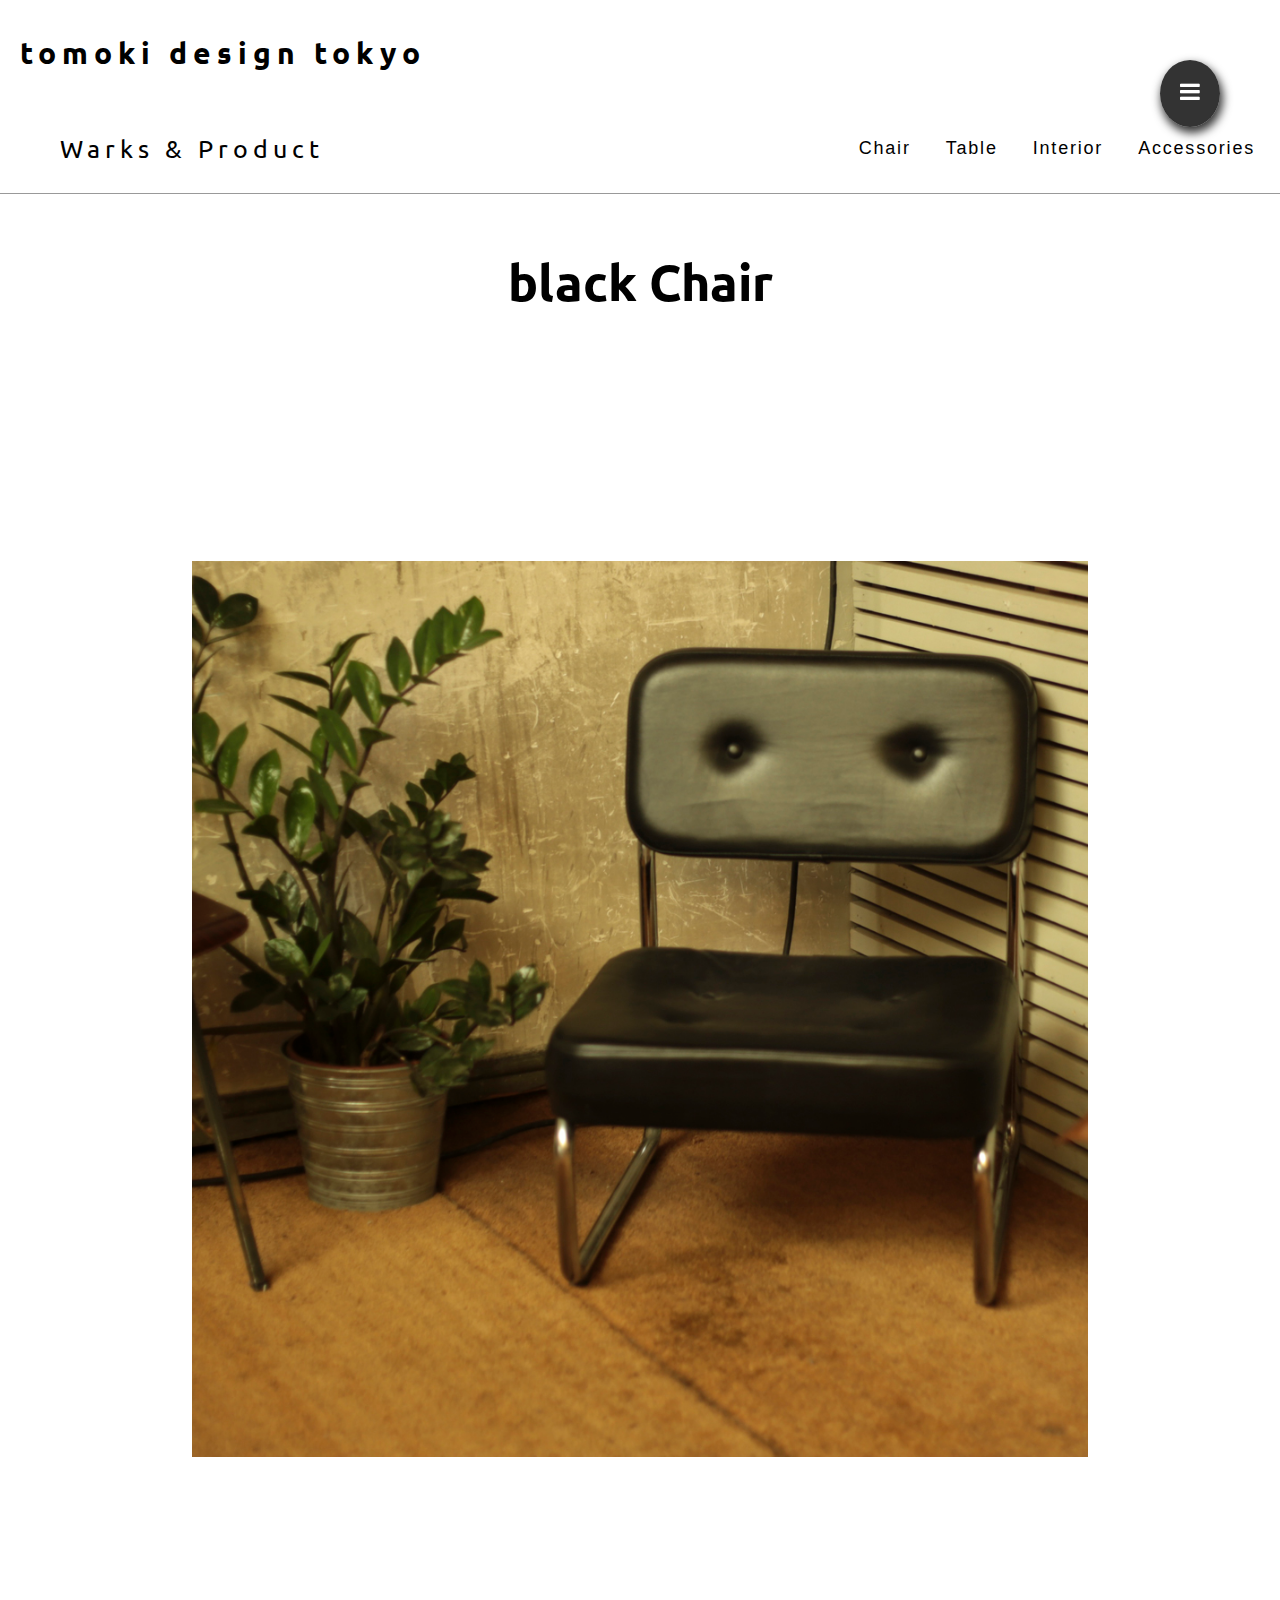
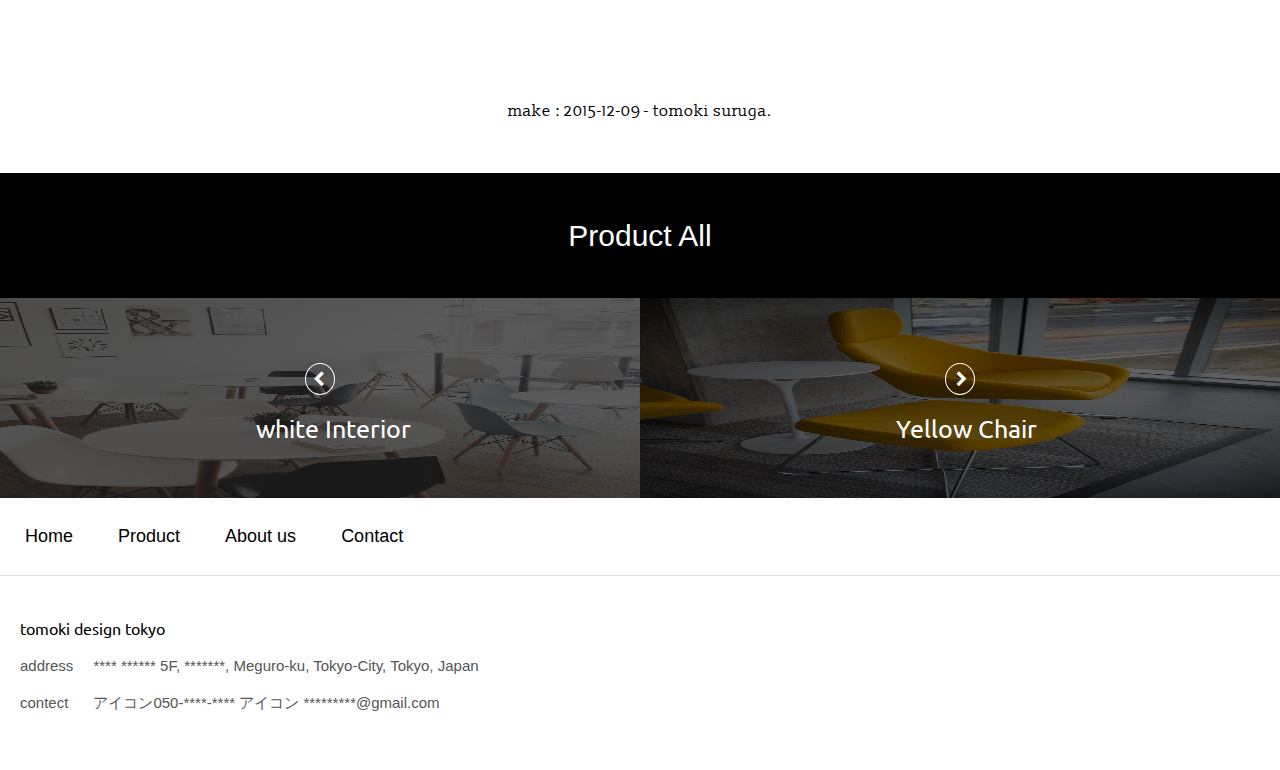
<file: prod-12.html>
<!DOCTYPE HTML>
<html>
<head>
<meta charset="utf-8">
<title>tomoki design tokyo</title>
<meta name="viewport" content="width=device-width">

<link href="css/style.css" rel="stylesheet" type="text/css">
<link href="css/sanitize.css" rel="stylesheet" type="text/css">
<link href='https://fonts.googleapis.com/css?family=Slabo+13px' rel='stylesheet' type='text/css'>
<link href='https://fonts.googleapis.com/css?family=Ubuntu' rel='stylesheet' type='text/css'>
<link rel="stylesheet" href="https://maxcdn.bootstrapcdn.com/font-awesome/4.6.2/css/font-awesome.min.css">
<script src="https://ajax.googleapis.com/ajax/libs/jquery/1.12.4/jquery.min.js"></script>
<script src="js/kagu.js"></script>
</head>

<body>

<div class="wrapper">
	<div class="menu-3">
	<button type="buttom" id="buttom">
		<i class="fa fa-bars" aria-hidden="true"></i>
	</button>
		<div class="menu" id="menu">

			<nav class="manu-navi">

			<p>menu</p>
				<ul>
					<li><a href="index.html" class="anc">HOME</a></li>
					<li><a href="product-all.html" class="anc">Product All</a></li>
					<li><a href="about-as.html" class="anc">About us</a></li>
					<li><a href="contect.html" class="anc">Contact</a></li>
				</ul>
			<p>product category</p>
				<ul>
          <li><a href="product-all.php?flg=chair" class="anc">Chair</a></li>
          <li><a href="product-all.php?flg=table" class="anc">Table</a></li>
          <li><a href="product-all.php?flg=interior" class="anc">Interior</a></li>
          <li><a href="product-all.php?flg=accessories" class="anc">Accessories</a></li>
        </ul>
			</nav>
			<p class="cory"> &copy;2004  2015 <br>
			tomoki design tokyo.</p>
		</div>
		</div>

	<div class="top-2"><h1 class="kaishamei-2">tomoki design tokyo</h1>
	</div>
	<div class="navi-top">
		<a id="warks-product" href="product-all.php"><p><i class="fa fa-chevron-left" aria-hidden="true"></i>Warks & Product</p></a>
	<nav class="navi">
		<ul>
					<li><a href="product-all.php?flg=chair" class="anc">Chair</a></li>
					<li><a href="product-all.php?flg=table" class="anc">Table</a></li>
					<li><a href="product-all.php?flg=interior" class="anc">Interior</a></li>
					<li><a href="product-all.php?flg=accessories" class="anc">Accessories</a></li>
				</ul>
	</nav>
	</div>
	<div>


	<div class="prod">
		<div class="prod-title">
		<h2>black Chair</h2>
		</div>
		<img src="kagu-img/chair.jpg">
		<p class="make">make : 2015-12-09 - tomoki suruga.</p>
	</div>
	<a class="back-list" href="product-all.html">Product All</a>
	<div class="next">
		<a href="prod-11.html"><img src="kagu-img/Interior-2.jpg"><p><i class="fa fa-chevron-left" aria-hidden="true"></i></p><span>white Interior</span></a>
		<a href="prod-1.html"><img src="kagu-img/chair-2.jpg"><p><i class="fa fa-chevron-right" aria-hidden="true"></i></p><span>Yellow Chair</span></a>
	</div>
		<nav class="manu-navi-2">
			<ul>
				<li><a href="index.html">Home</a></li>
				<li><a href="product-all.html">Product</a></li>
				<li><a href="about-as.html">About us</a></li>
				<li><a href="contect.html">Contact</a></li>
			</ul>
		</nav>
	</div>
</div>
<footer>
<table>
	<caption>tomoki design tokyo</caption>
	<tr>
	<td>address</td><td>**** ****** 5F, *******, Meguro-ku, Tokyo-City, Tokyo, Japan</td>
	</tr>
	<tr>
	<td>contect</td><td>アイコン050-****-**** アイコン *********@gmail.com</td>
	</tr>
</table>
</footer>
</body>
</html>
</file>
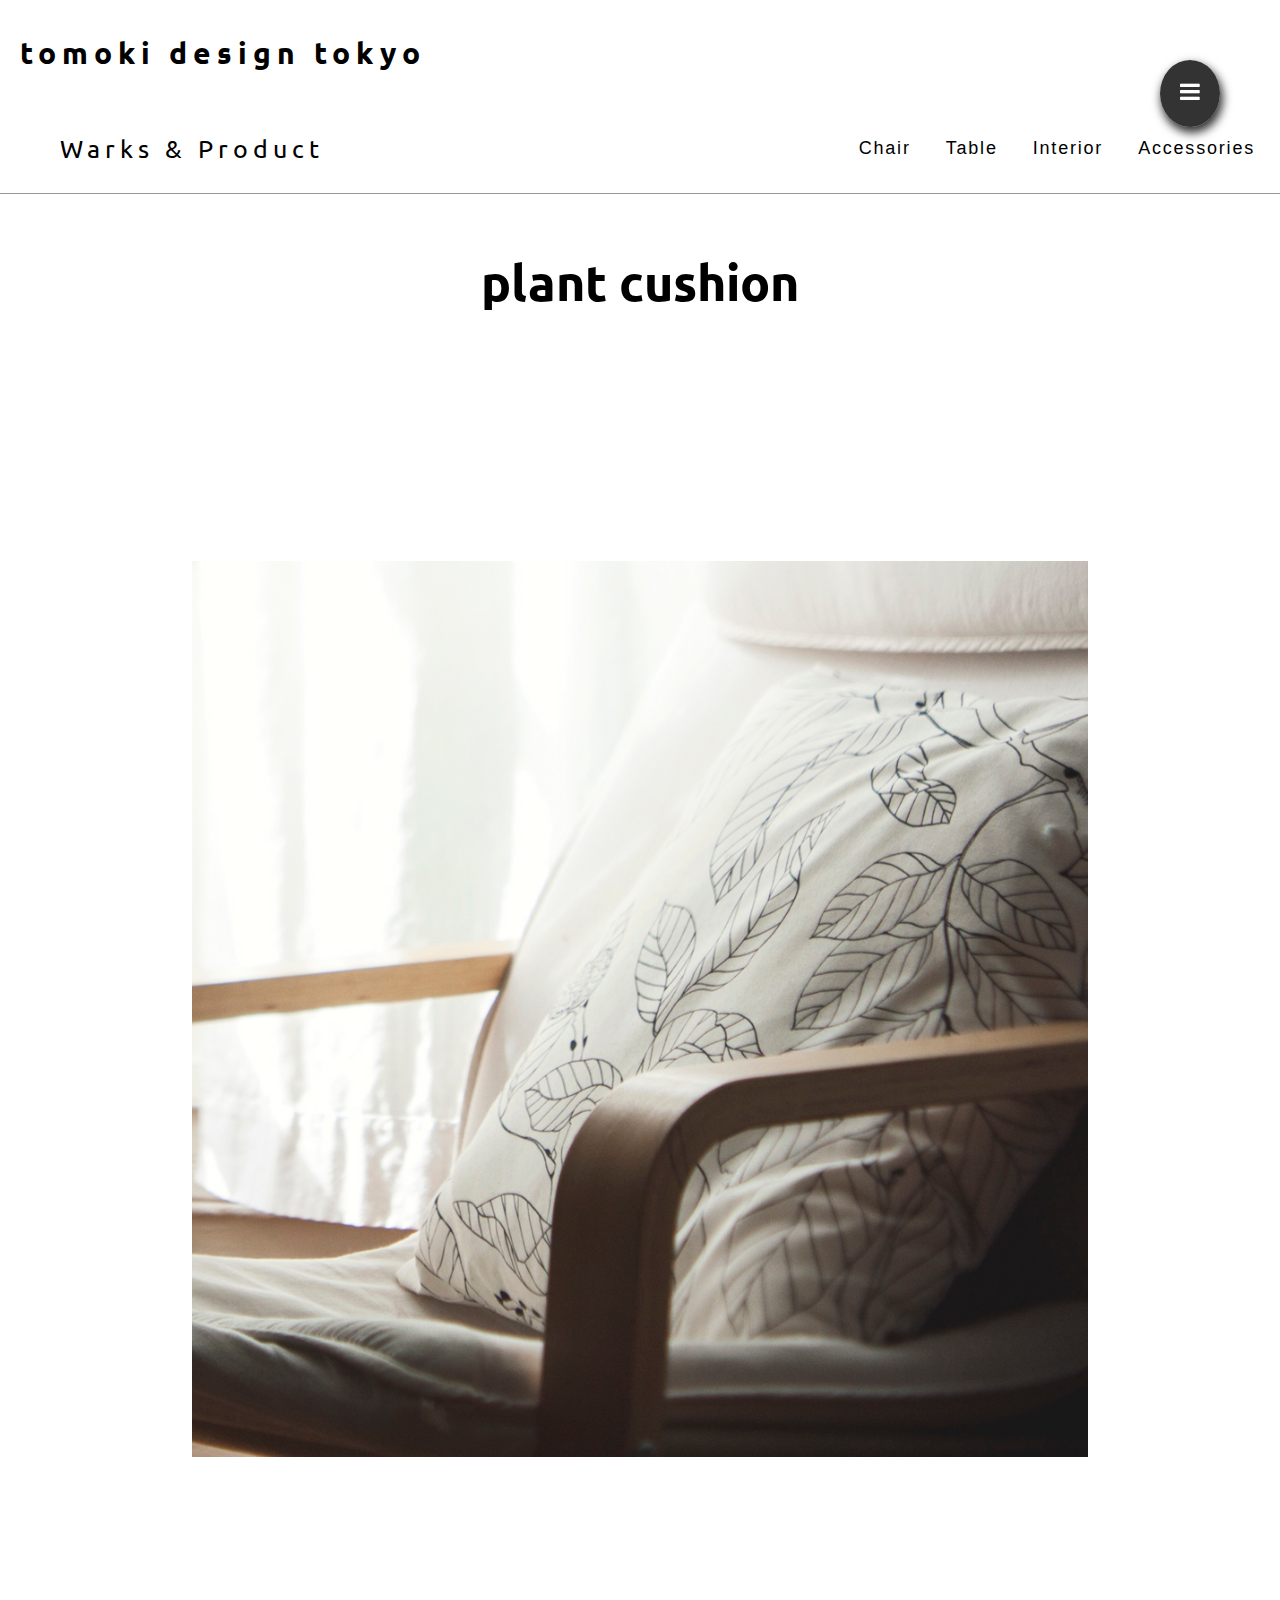
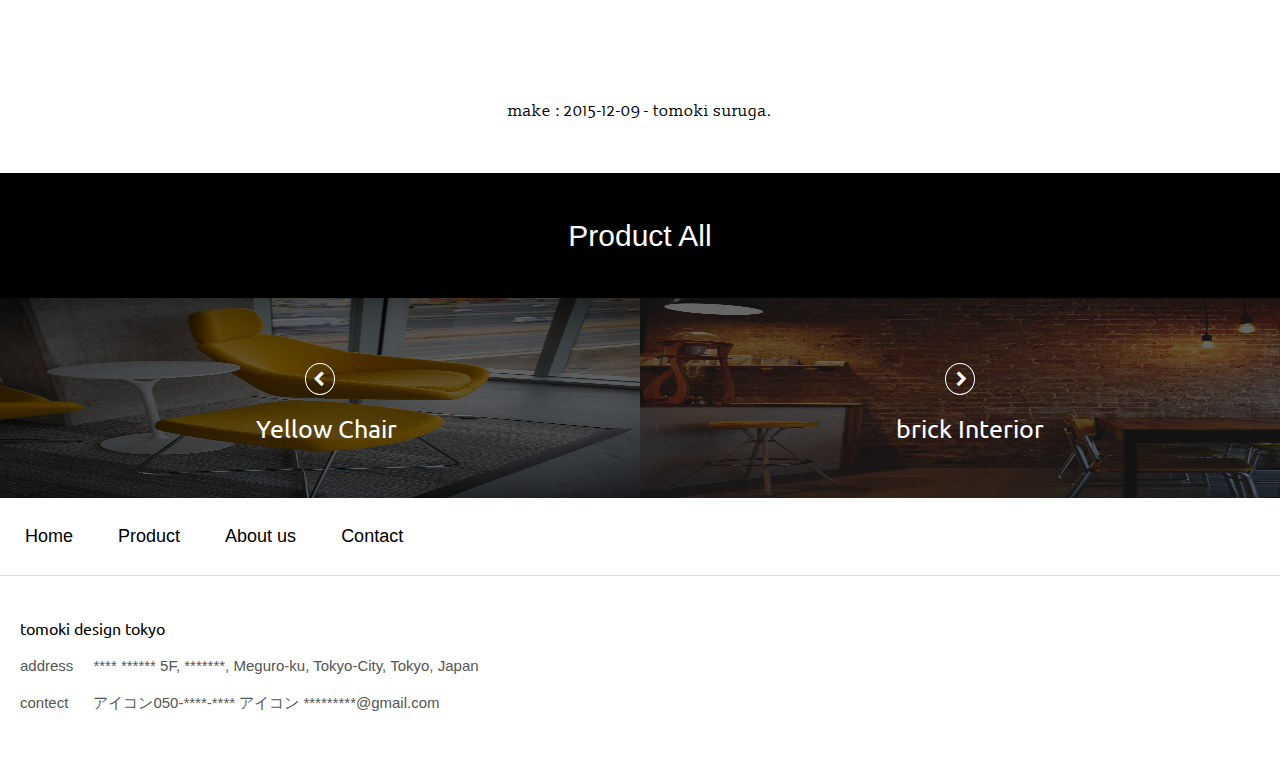
<file: prod-2.html>
<!DOCTYPE HTML>
<html>
<head>
<meta charset="utf-8">
<title>tomoki design tokyo</title>
<meta name="viewport" content="width=device-width">

<link href="css/style.css" rel="stylesheet" type="text/css">
<link href="css/sanitize.css" rel="stylesheet" type="text/css">
<link href='https://fonts.googleapis.com/css?family=Slabo+13px' rel='stylesheet' type='text/css'>
<link href='https://fonts.googleapis.com/css?family=Ubuntu' rel='stylesheet' type='text/css'>
<link rel="stylesheet" href="https://maxcdn.bootstrapcdn.com/font-awesome/4.6.2/css/font-awesome.min.css">
<script src="https://ajax.googleapis.com/ajax/libs/jquery/1.12.4/jquery.min.js"></script>
<script src="js/kagu.js"></script>
</head>

<body>

<div class="wrapper">
	<div class="menu-3">
	<button type="buttom" id="buttom">
		<i class="fa fa-bars" aria-hidden="true"></i>
	</button>
		<div class="menu" id="menu">

			<nav class="manu-navi">

			<p>menu</p>
				<ul>
					<li><a href="index.html" class="anc">HOME</a></li>
					<li><a href="product-all.html" class="anc">Product All</a></li>
					<li><a href="about-as.html" class="anc">About us</a></li>
					<li><a href="contect.html" class="anc">Contact</a></li>
				</ul>
			<p>product category</p>
				<ul>
          <li><a href="product-all.php?flg=chair" class="anc">Chair</a></li>
          <li><a href="product-all.php?flg=table" class="anc">Table</a></li>
          <li><a href="product-all.php?flg=interior" class="anc">Interior</a></li>
          <li><a href="product-all.php?flg=accessories" class="anc">Accessories</a></li>
        </ul>
			</nav>
			<p class="cory"> &copy;2004  2015 <br>
			tomoki design tokyo.</p>
		</div>
		</div>

	<div class="top-2"><h1 class="kaishamei-2">tomoki design tokyo</h1>
	</div>
	<div class="navi-top">
		<a id="warks-product" href="product-all.php"><p><i class="fa fa-chevron-left" aria-hidden="true"></i>Warks & Product</p></a>
	<nav class="navi">
		<ul>
					<li><a href="product-all.php?flg=chair" class="anc">Chair</a></li>
					<li><a href="product-all.php?flg=table" class="anc">Table</a></li>
					<li><a href="product-all.php?flg=interior" class="anc">Interior</a></li>
					<li><a href="product-all.php?flg=accessories" class="anc">Accessories</a></li>
				</ul>
	</nav>
	</div>
	<div>


	<div class="prod">
		<div class="prod-title">
		<h2>plant cushion</h2>
		</div>
		<img src="kagu-img/cushion-1.jpg">
		<p class="make">make : 2015-12-09 - tomoki suruga.</p>
	</div>
	<a class="back-list" href="product-all.html">Product All</a>
	<div class="next">
		<a href="prod-1.html"><img src="kagu-img/chair-2.jpg"><p><i class="fa fa-chevron-left" aria-hidden="true"></i></p><span>Yellow Chair</span></a>
		<a href="prod-3.html"><img src="kagu-img/Interior-3.jpg"><p><i class="fa fa-chevron-right" aria-hidden="true"></i></p><span>brick Interior</span></a>
	</div>
		<nav class="manu-navi-2">
			<ul>
				<li><a href="index.html">Home</a></li>
				<li><a href="product-all.html">Product</a></li>
				<li><a href="about-as.html">About us</a></li>
				<li><a href="contect.html">Contact</a></li>
			</ul>
		</nav>
	</div>
</div>
<footer>
<table>
	<caption>tomoki design tokyo</caption>
	<tr>
	<td>address</td><td>**** ****** 5F, *******, Meguro-ku, Tokyo-City, Tokyo, Japan</td>
	</tr>
	<tr>
	<td>contect</td><td>アイコン050-****-**** アイコン *********@gmail.com</td>
	</tr>
</table>
</footer>
</body>
</html>
</file>
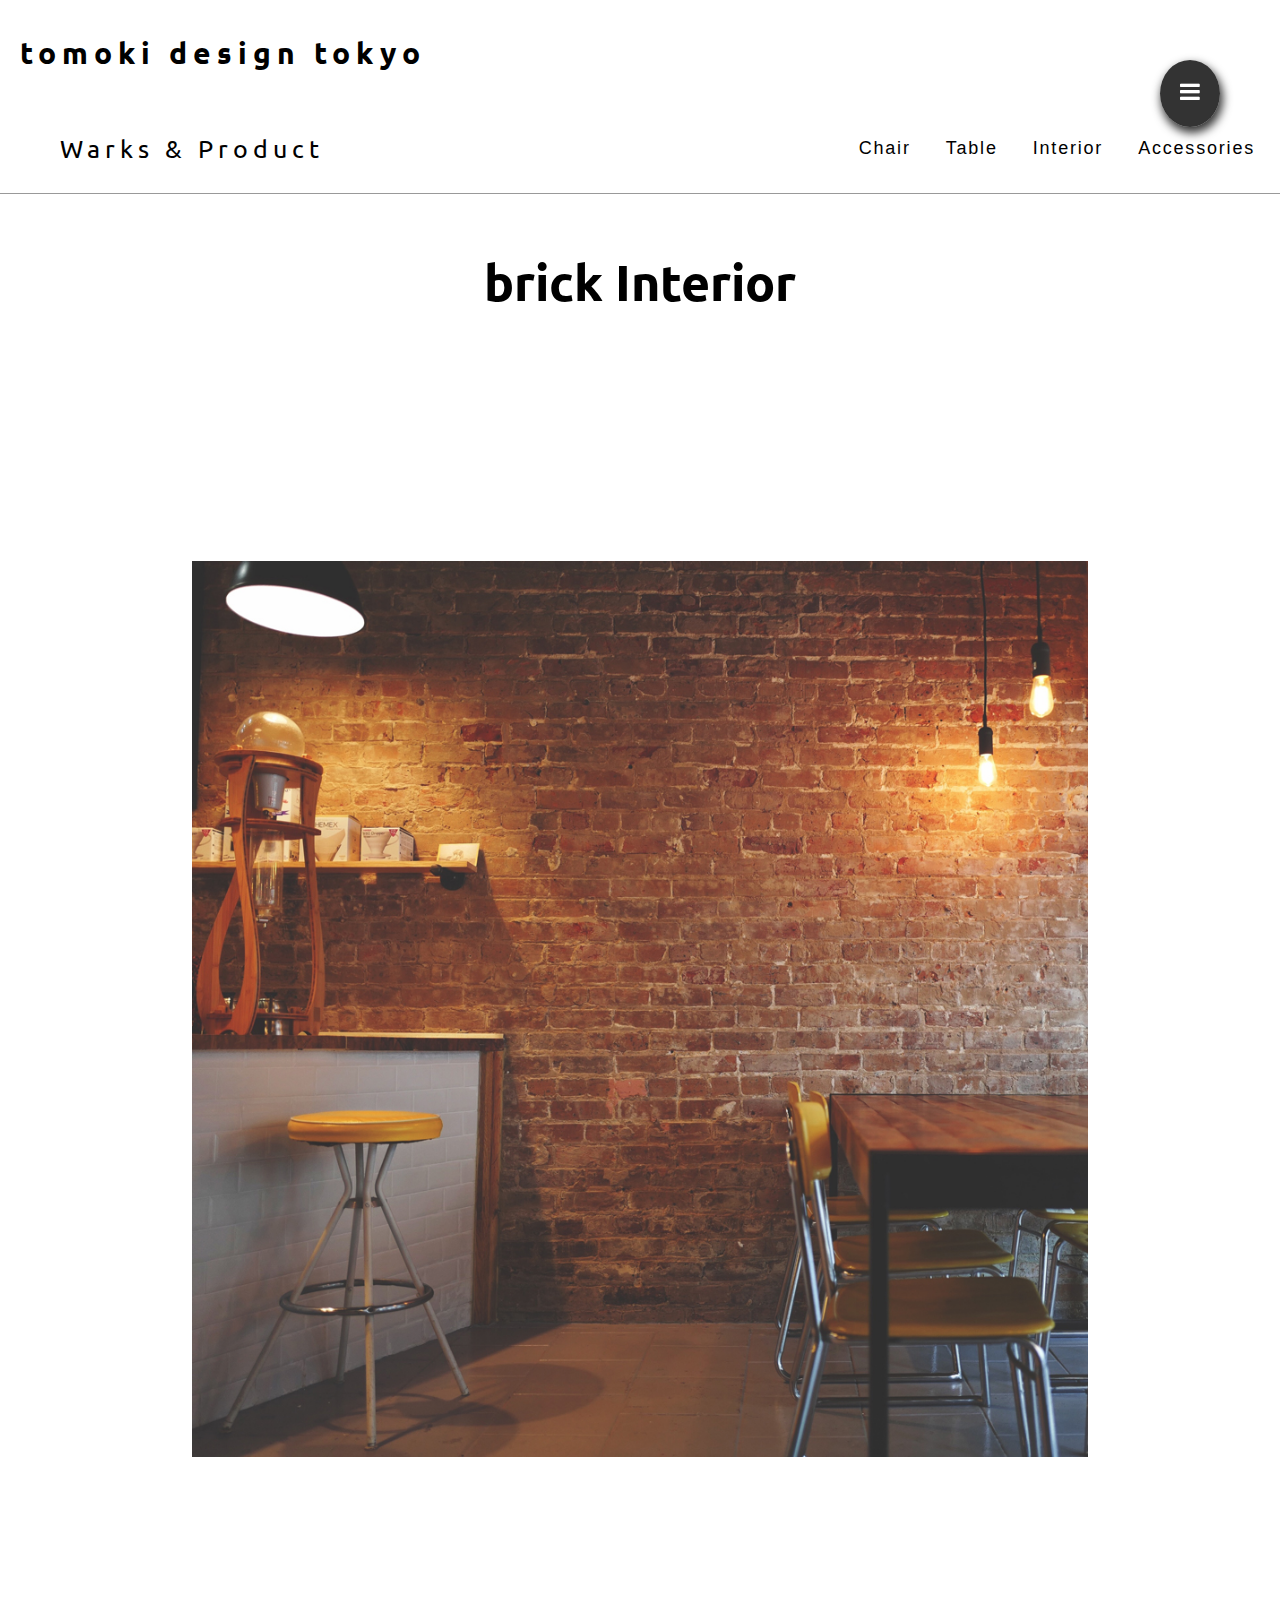
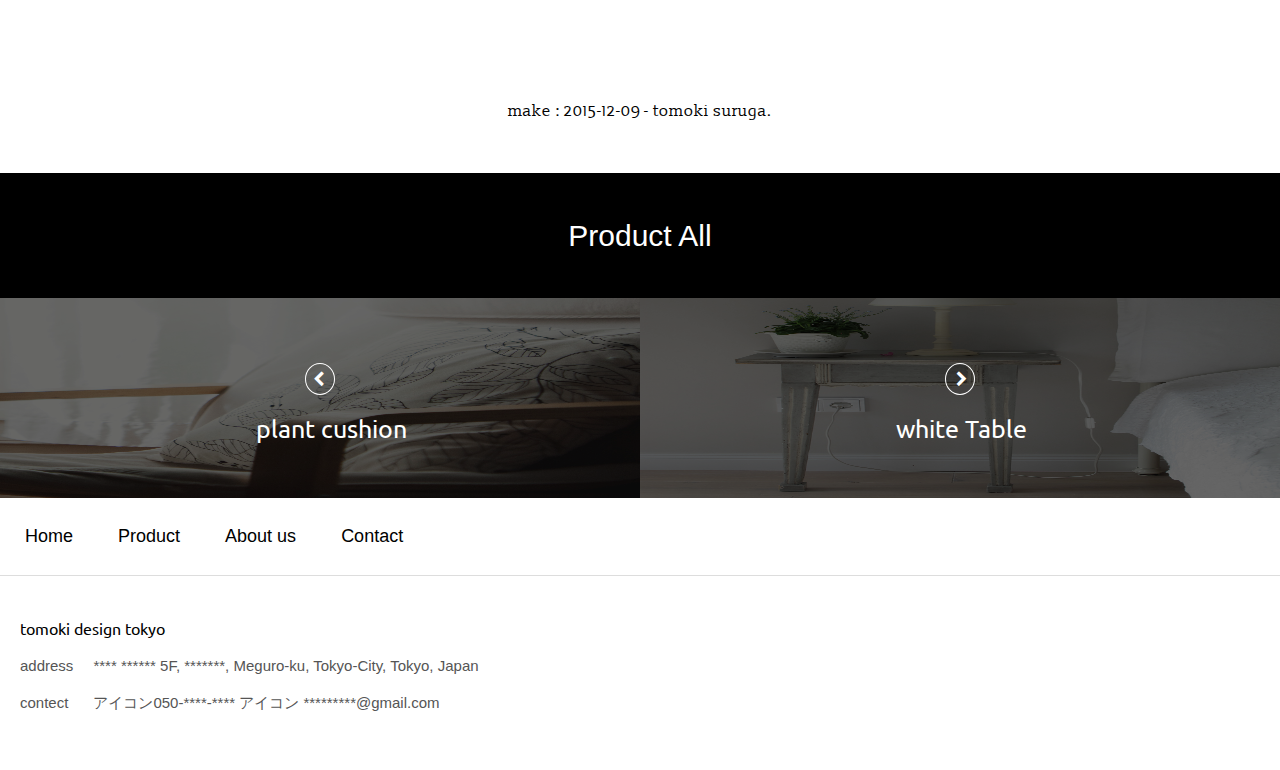
<file: prod-3.html>
<!DOCTYPE HTML>
<html>
<head>
<meta charset="utf-8">
<title>tomoki design tokyo</title>
<meta name="viewport" content="width=device-width">

<link href="css/style.css" rel="stylesheet" type="text/css">
<link href="css/sanitize.css" rel="stylesheet" type="text/css">
<link href='https://fonts.googleapis.com/css?family=Slabo+13px' rel='stylesheet' type='text/css'>
<link href='https://fonts.googleapis.com/css?family=Ubuntu' rel='stylesheet' type='text/css'>
<link rel="stylesheet" href="https://maxcdn.bootstrapcdn.com/font-awesome/4.6.2/css/font-awesome.min.css">
<script src="https://ajax.googleapis.com/ajax/libs/jquery/1.12.4/jquery.min.js"></script>
<script src="js/kagu.js"></script>
</head>

<body>

<div class="wrapper">
	<div class="menu-3">
	<button type="buttom" id="buttom">
		<i class="fa fa-bars" aria-hidden="true"></i>
	</button>
		<div class="menu" id="menu">

			<nav class="manu-navi">

			<p>menu</p>
				<ul>
					<li><a href="index.html" class="anc">HOME</a></li>
					<li><a href="product-all.html" class="anc">Product All</a></li>
					<li><a href="about-as.html" class="anc">About us</a></li>
					<li><a href="contect.html" class="anc">Contact</a></li>
				</ul>
			<p>product category</p>
				<ul>
          <li><a href="product-all.php?flg=chair" class="anc">Chair</a></li>
          <li><a href="product-all.php?flg=table" class="anc">Table</a></li>
          <li><a href="product-all.php?flg=interior" class="anc">Interior</a></li>
          <li><a href="product-all.php?flg=accessories" class="anc">Accessories</a></li>
        </ul>
			</nav>
			<p class="cory"> &copy;2004  2015 <br>
			tomoki design tokyo.</p>
		</div>
		</div>

	<div class="top-2"><h1 class="kaishamei-2">tomoki design tokyo</h1>
	</div>
	<div class="navi-top">
		<a id="warks-product" href="product-all.php"><p><i class="fa fa-chevron-left" aria-hidden="true"></i>Warks & Product</p></a>
	<nav class="navi">
		<ul>
					<li><a href="product-all.php?flg=chair" class="anc">Chair</a></li>
					<li><a href="product-all.php?flg=table" class="anc">Table</a></li>
					<li><a href="product-all.php?flg=interior" class="anc">Interior</a></li>
					<li><a href="product-all.php?flg=accessories" class="anc">Accessories</a></li>
				</ul>
	</nav>
	</div>
	<div>


	<div class="prod">
		<div class="prod-title">
		<h2>brick Interior</h2>
		</div>
		<img src="kagu-img/Interior-3.jpg">
		<p class="make">make : 2015-12-09 - tomoki suruga.</p>
	</div>
	<a class="back-list" href="product-all.html">Product All</a>
	<div class="next">
		<a href="prod-2.html"><img src="kagu-img/cushion-1.jpg"><p><i class="fa fa-chevron-left" aria-hidden="true"></i></p><span>plant cushion</span></a>
		<a href="prod-4.html"><img src="kagu-img/table-1.jpg"><p><i class="fa fa-chevron-right" aria-hidden="true"></i></p><span>white Table</span></a>
	</div>
		<nav class="manu-navi-2">
			<ul>
				<li><a href="index.html">Home</a></li>
				<li><a href="product-all.html">Product</a></li>
				<li><a href="about-as.html">About us</a></li>
				<li><a href="contect.html">Contact</a></li>
			</ul>
		</nav>
	</div>
</div>
<footer>
<table>
	<caption>tomoki design tokyo</caption>
	<tr>
	<td>address</td><td>**** ****** 5F, *******, Meguro-ku, Tokyo-City, Tokyo, Japan</td>
	</tr>
	<tr>
	<td>contect</td><td>アイコン050-****-**** アイコン *********@gmail.com</td>
	</tr>
</table>
</footer>
</body>
</html>
</file>
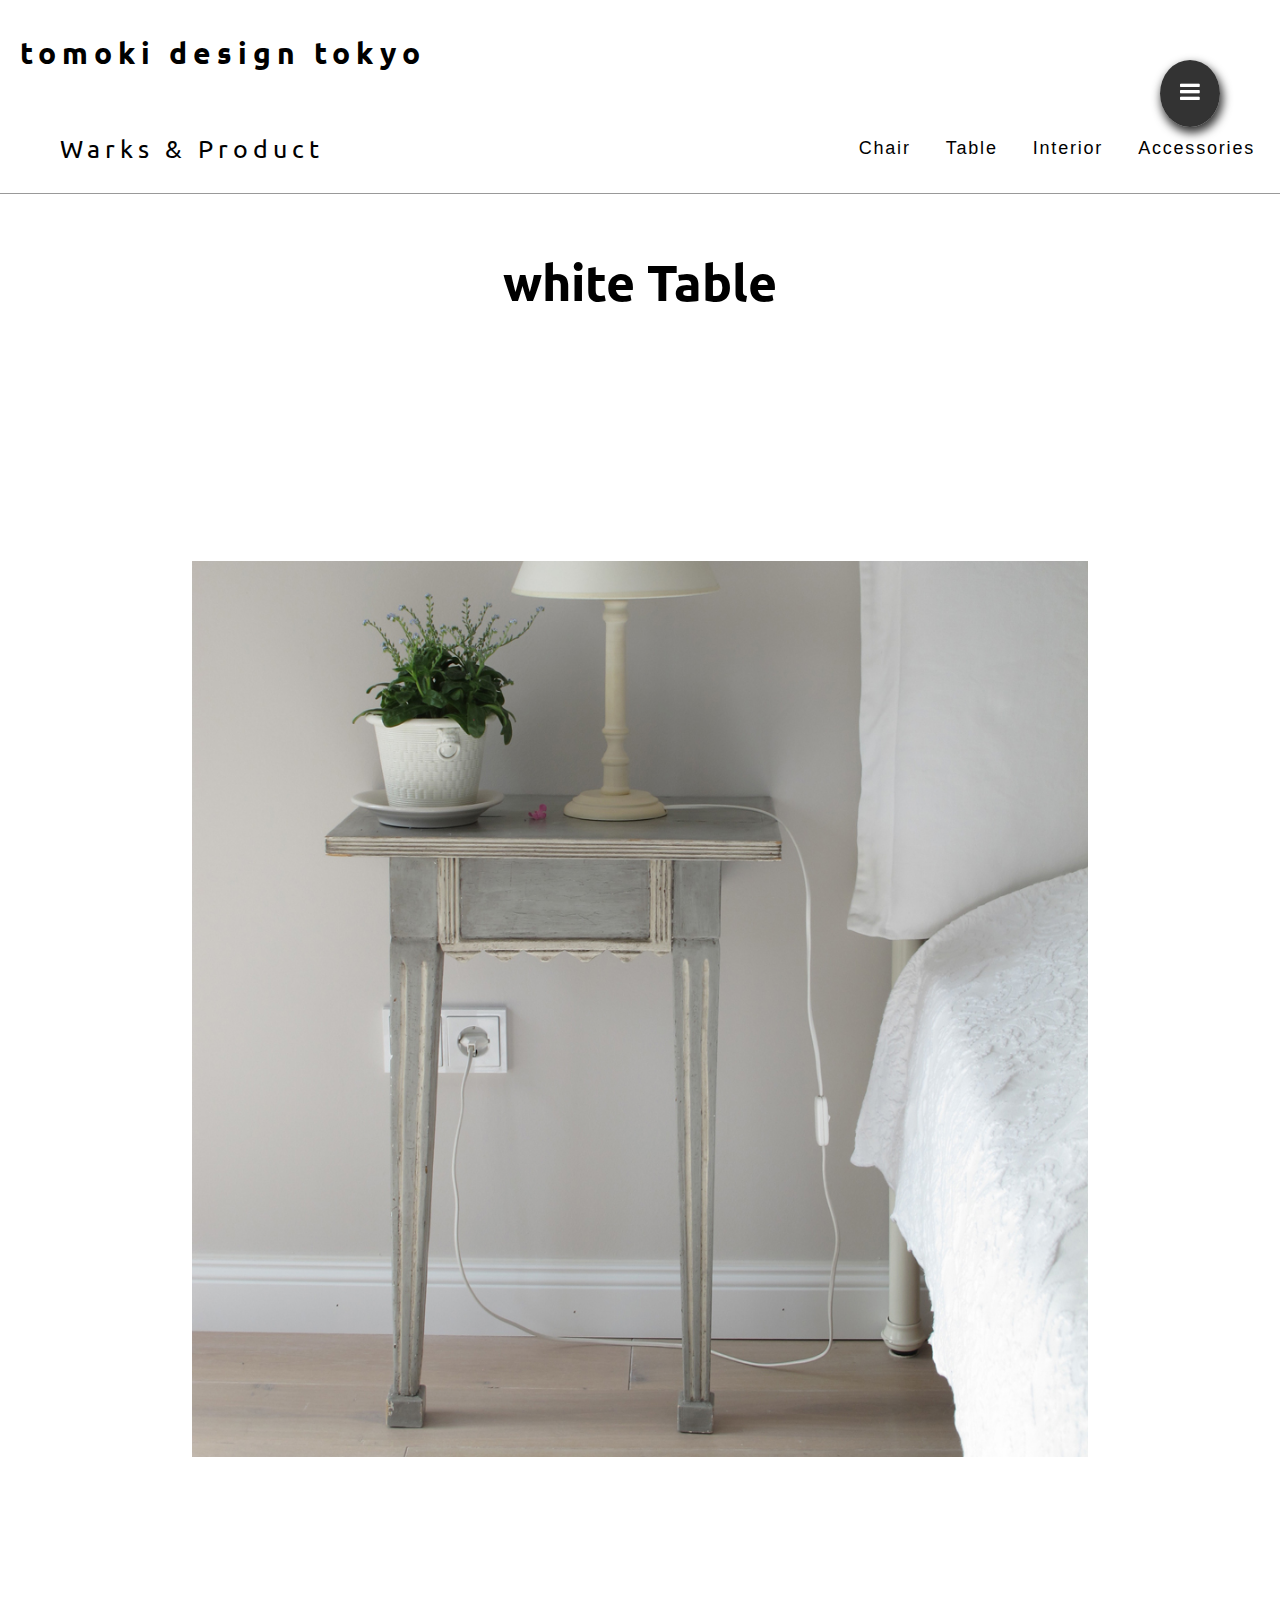
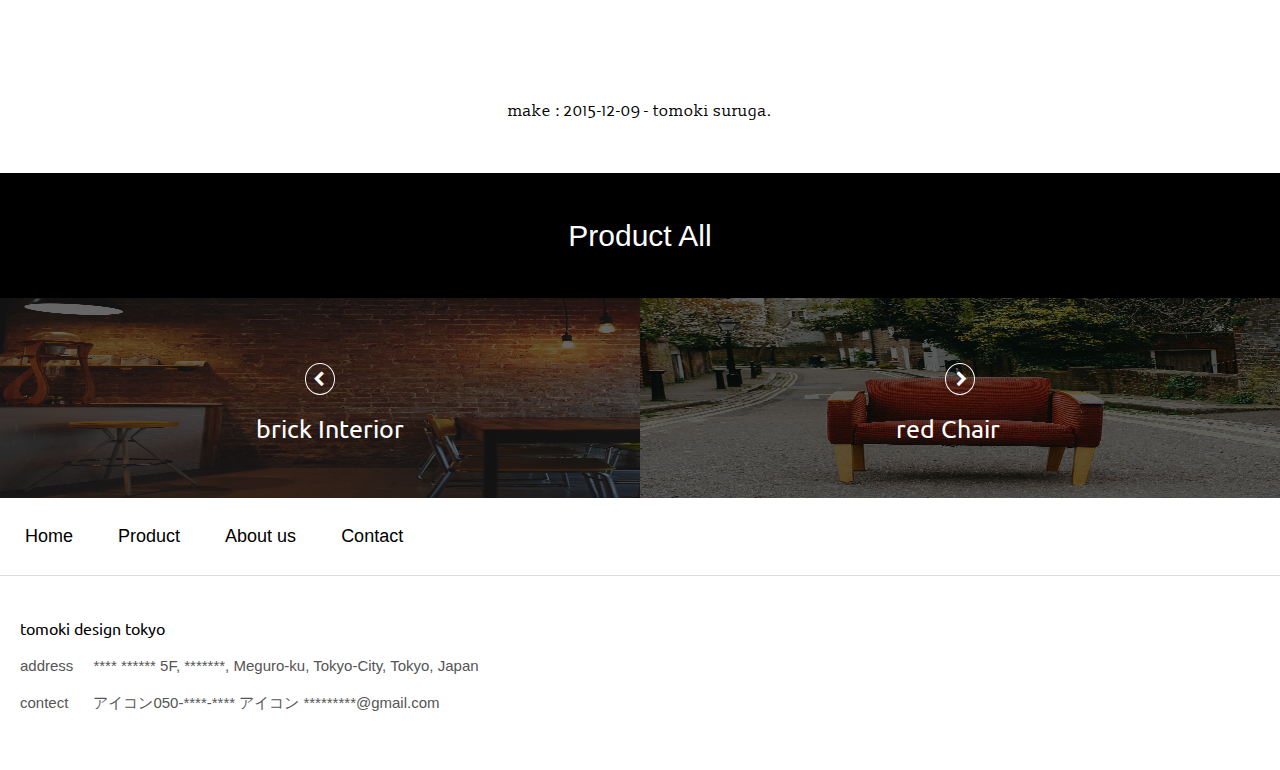
<file: prod-4.html>
<!DOCTYPE HTML>
<html>
<head>
<meta charset="utf-8">
<title>tomoki design tokyo</title>
<meta name="viewport" content="width=device-width">

<link href="css/style.css" rel="stylesheet" type="text/css">
<link href="css/sanitize.css" rel="stylesheet" type="text/css">
<link href='https://fonts.googleapis.com/css?family=Slabo+13px' rel='stylesheet' type='text/css'>
<link href='https://fonts.googleapis.com/css?family=Ubuntu' rel='stylesheet' type='text/css'>
<link rel="stylesheet" href="https://maxcdn.bootstrapcdn.com/font-awesome/4.6.2/css/font-awesome.min.css">
<script src="https://ajax.googleapis.com/ajax/libs/jquery/1.12.4/jquery.min.js"></script>
<script src="js/kagu.js"></script>
</head>

<body>

<div class="wrapper">
	<div class="menu-3">
	<button type="buttom" id="buttom">
		<i class="fa fa-bars" aria-hidden="true"></i>
	</button>
		<div class="menu" id="menu">

			<nav class="manu-navi">

			<p>menu</p>
				<ul>
					<li><a href="index.html" class="anc">HOME</a></li>
					<li><a href="product-all.html" class="anc">Product All</a></li>
					<li><a href="about-as.html" class="anc">About us</a></li>
					<li><a href="contect.html" class="anc">Contact</a></li>
				</ul>
			<p>product category</p>
				<ul>
          <li><a href="product-all.php?flg=chair" class="anc">Chair</a></li>
          <li><a href="product-all.php?flg=table" class="anc">Table</a></li>
          <li><a href="product-all.php?flg=interior" class="anc">Interior</a></li>
          <li><a href="product-all.php?flg=accessories" class="anc">Accessories</a></li>
        </ul>
			</nav>
			<p class="cory"> &copy;2004  2015 <br>
			tomoki design tokyo.</p>
		</div>
		</div>

	<div class="top-2"><h1 class="kaishamei-2">tomoki design tokyo</h1>
	</div>
	<div class="navi-top">
		<a id="warks-product" href="product-all.php"><p><i class="fa fa-chevron-left" aria-hidden="true"></i>Warks & Product</p></a>
	<nav class="navi">
		<ul>
					<li><a href="product-all.php?flg=chair" class="anc">Chair</a></li>
					<li><a href="product-all.php?flg=table" class="anc">Table</a></li>
					<li><a href="product-all.php?flg=interior" class="anc">Interior</a></li>
					<li><a href="product-all.php?flg=accessories" class="anc">Accessories</a></li>
				</ul>
	</nav>
	</div>
	<div>


	<div class="prod">
		<div class="prod-title">
		<h2>white Table</h2>
		</div>
		<img src="kagu-img/table-1.jpg">
		<p class="make">make : 2015-12-09 - tomoki suruga.</p>
	</div>
	<a class="back-list" href="product-all.html">Product All</a>
	<div class="next">
		<a href="prod-3.html"><img src="kagu-img/Interior-3.jpg"><p><i class="fa fa-chevron-left" aria-hidden="true"></i></p><span>brick Interior</span></a>
		<a href="prod-5.html"><img src="kagu-img/chair-3.jpg"><p><i class="fa fa-chevron-right" aria-hidden="true"></i></p><span>red Chair</span></a>
	</div>
		<nav class="manu-navi-2">
			<ul>
				<li><a href="index.html">Home</a></li>
				<li><a href="product-all.html">Product</a></li>
				<li><a href="about-as.html">About us</a></li>
				<li><a href="contect.html">Contact</a></li>
			</ul>
		</nav>
	</div>
</div>
<footer>
<table>
	<caption>tomoki design tokyo</caption>
	<tr>
	<td>address</td><td>**** ****** 5F, *******, Meguro-ku, Tokyo-City, Tokyo, Japan</td>
	</tr>
	<tr>
	<td>contect</td><td>アイコン050-****-**** アイコン *********@gmail.com</td>
	</tr>
</table>
</footer>
</body>
</html>
</file>
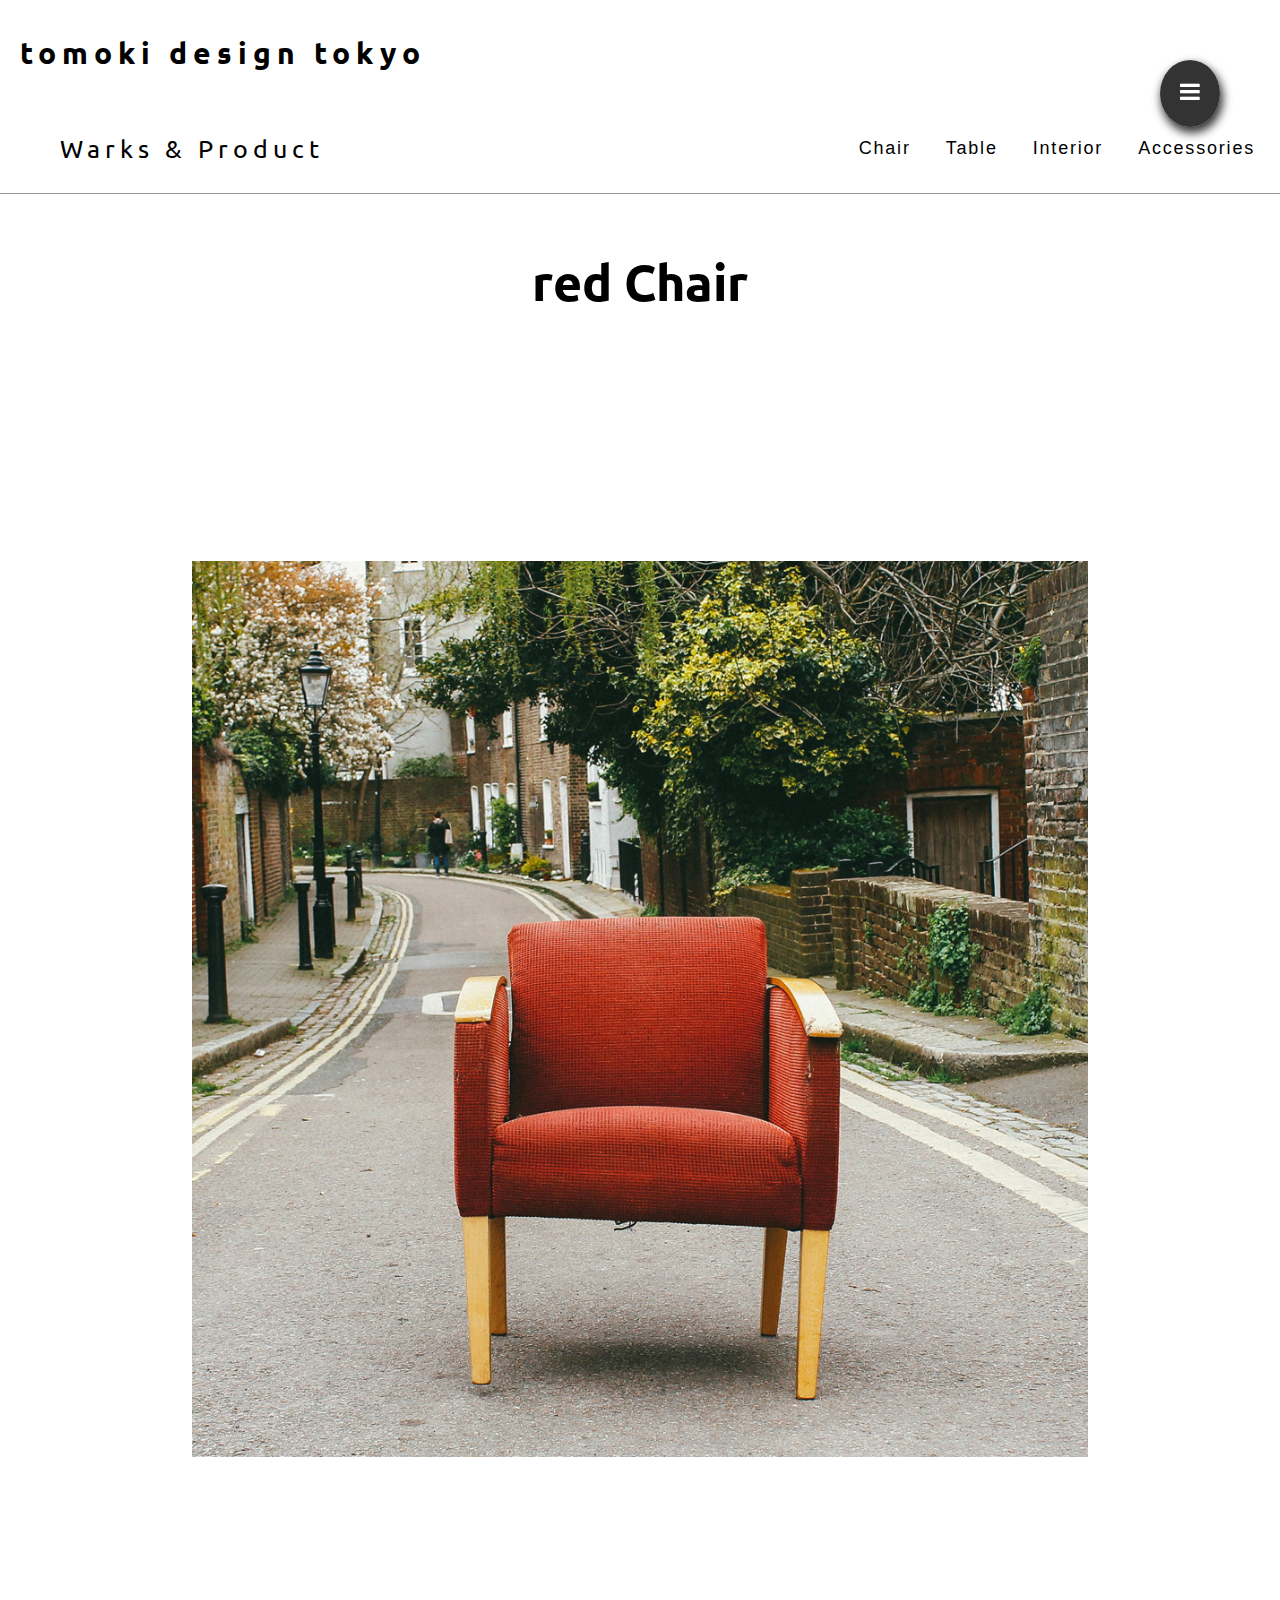
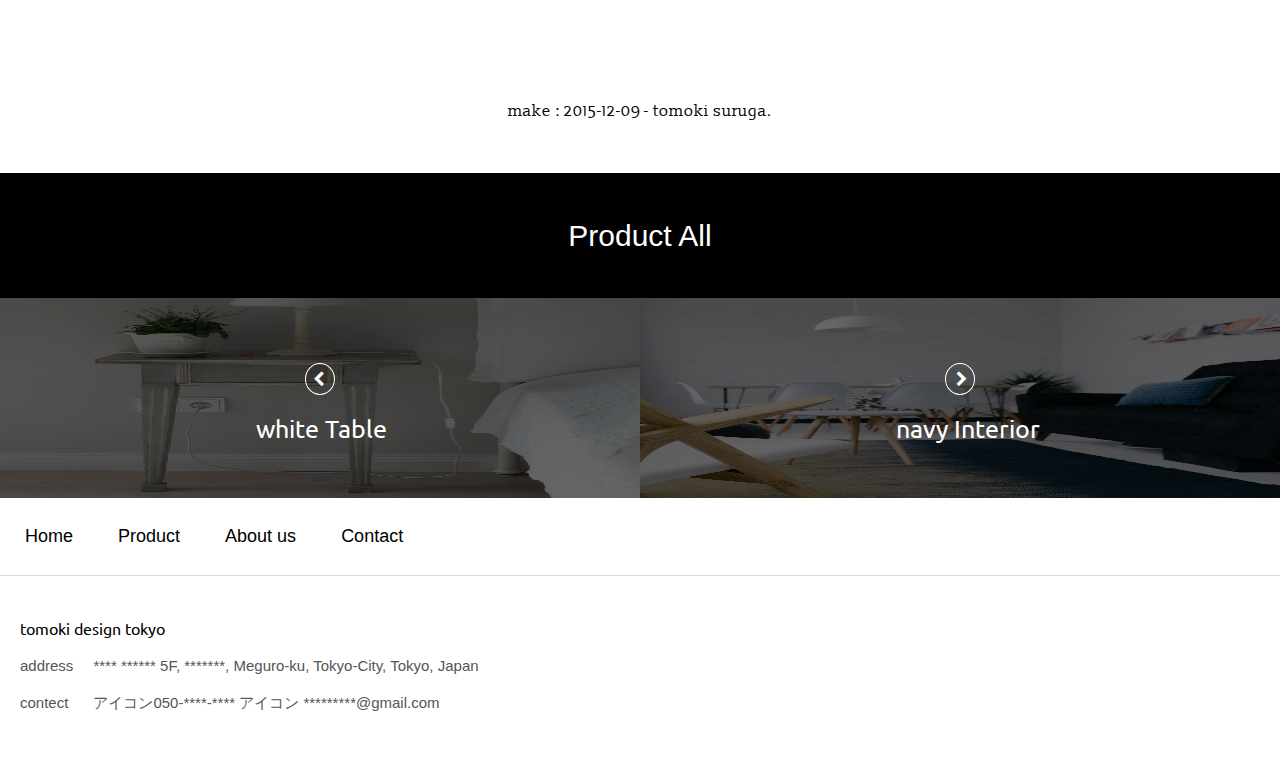
<file: prod-5.html>
<!DOCTYPE HTML>
<html>
<head>
<meta charset="utf-8">
<title>tomoki design tokyo</title>
<meta name="viewport" content="width=device-width">

<link href="css/style.css" rel="stylesheet" type="text/css">
<link href="css/sanitize.css" rel="stylesheet" type="text/css">
<link href='https://fonts.googleapis.com/css?family=Slabo+13px' rel='stylesheet' type='text/css'>
<link href='https://fonts.googleapis.com/css?family=Ubuntu' rel='stylesheet' type='text/css'>
<link rel="stylesheet" href="https://maxcdn.bootstrapcdn.com/font-awesome/4.6.2/css/font-awesome.min.css">
<script src="https://ajax.googleapis.com/ajax/libs/jquery/1.12.4/jquery.min.js"></script>
<script src="js/kagu.js"></script>
</head>

<body>

<div class="wrapper">
	<div class="menu-3">
	<button type="buttom" id="buttom">
		<i class="fa fa-bars" aria-hidden="true"></i>
	</button>
		<div class="menu" id="menu">

			<nav class="manu-navi">

			<p>menu</p>
				<ul>
					<li><a href="index.html" class="anc">HOME</a></li>
					<li><a href="product-all.html" class="anc">Product All</a></li>
					<li><a href="about-as.html" class="anc">About us</a></li>
					<li><a href="contect.html" class="anc">Contact</a></li>
				</ul>
			<p>product category</p>
				<ul>
          <li><a href="product-all.php?flg=chair" class="anc">Chair</a></li>
          <li><a href="product-all.php?flg=table" class="anc">Table</a></li>
          <li><a href="product-all.php?flg=interior" class="anc">Interior</a></li>
          <li><a href="product-all.php?flg=accessories" class="anc">Accessories</a></li>
        </ul>
			</nav>
			<p class="cory"> &copy;2004  2015 <br>
			tomoki design tokyo.</p>
		</div>
		</div>

	<div class="top-2"><h1 class="kaishamei-2">tomoki design tokyo</h1>
	</div>
	<div class="navi-top">
		<a id="warks-product" href="product-all.php"><p><i class="fa fa-chevron-left" aria-hidden="true"></i>Warks & Product</p></a>
	<nav class="navi">
		<ul>
					<li><a href="product-all.php?flg=chair" class="anc">Chair</a></li>
					<li><a href="product-all.php?flg=table" class="anc">Table</a></li>
					<li><a href="product-all.php?flg=interior" class="anc">Interior</a></li>
					<li><a href="product-all.php?flg=accessories" class="anc">Accessories</a></li>
				</ul>
	</nav>
	</div>
	<div>


	<div class="prod">
		<div class="prod-title">
		<h2>red Chair</h2>
		</div>
		<img src="kagu-img/chair-3.jpg">
		<p class="make">make : 2015-12-09 - tomoki suruga.</p>
	</div>
	<a class="back-list" href="product-all.html">Product All</a>
	<div class="next">
		<a href="prod-4.html"><img src="kagu-img/table-1.jpg"><p><i class="fa fa-chevron-left" aria-hidden="true"></i></p><span>white Table</span></a>
		<a href="prod-6.html"><img src="kagu-img/Interior-1.jpg"><p><i class="fa fa-chevron-right" aria-hidden="true"></i></p><span>navy Interior</span></a>
	</div>
		<nav class="manu-navi-2">
			<ul>
				<li><a href="index.html">Home</a></li>
				<li><a href="product-all.html">Product</a></li>
				<li><a href="about-as.html">About us</a></li>
				<li><a href="contect.html">Contact</a></li>
			</ul>
		</nav>
	</div>
</div>
<footer>
<table>
	<caption>tomoki design tokyo</caption>
	<tr>
	<td>address</td><td>**** ****** 5F, *******, Meguro-ku, Tokyo-City, Tokyo, Japan</td>
	</tr>
	<tr>
	<td>contect</td><td>アイコン050-****-**** アイコン *********@gmail.com</td>
	</tr>
</table>
</footer>
</body>
</html>
</file>
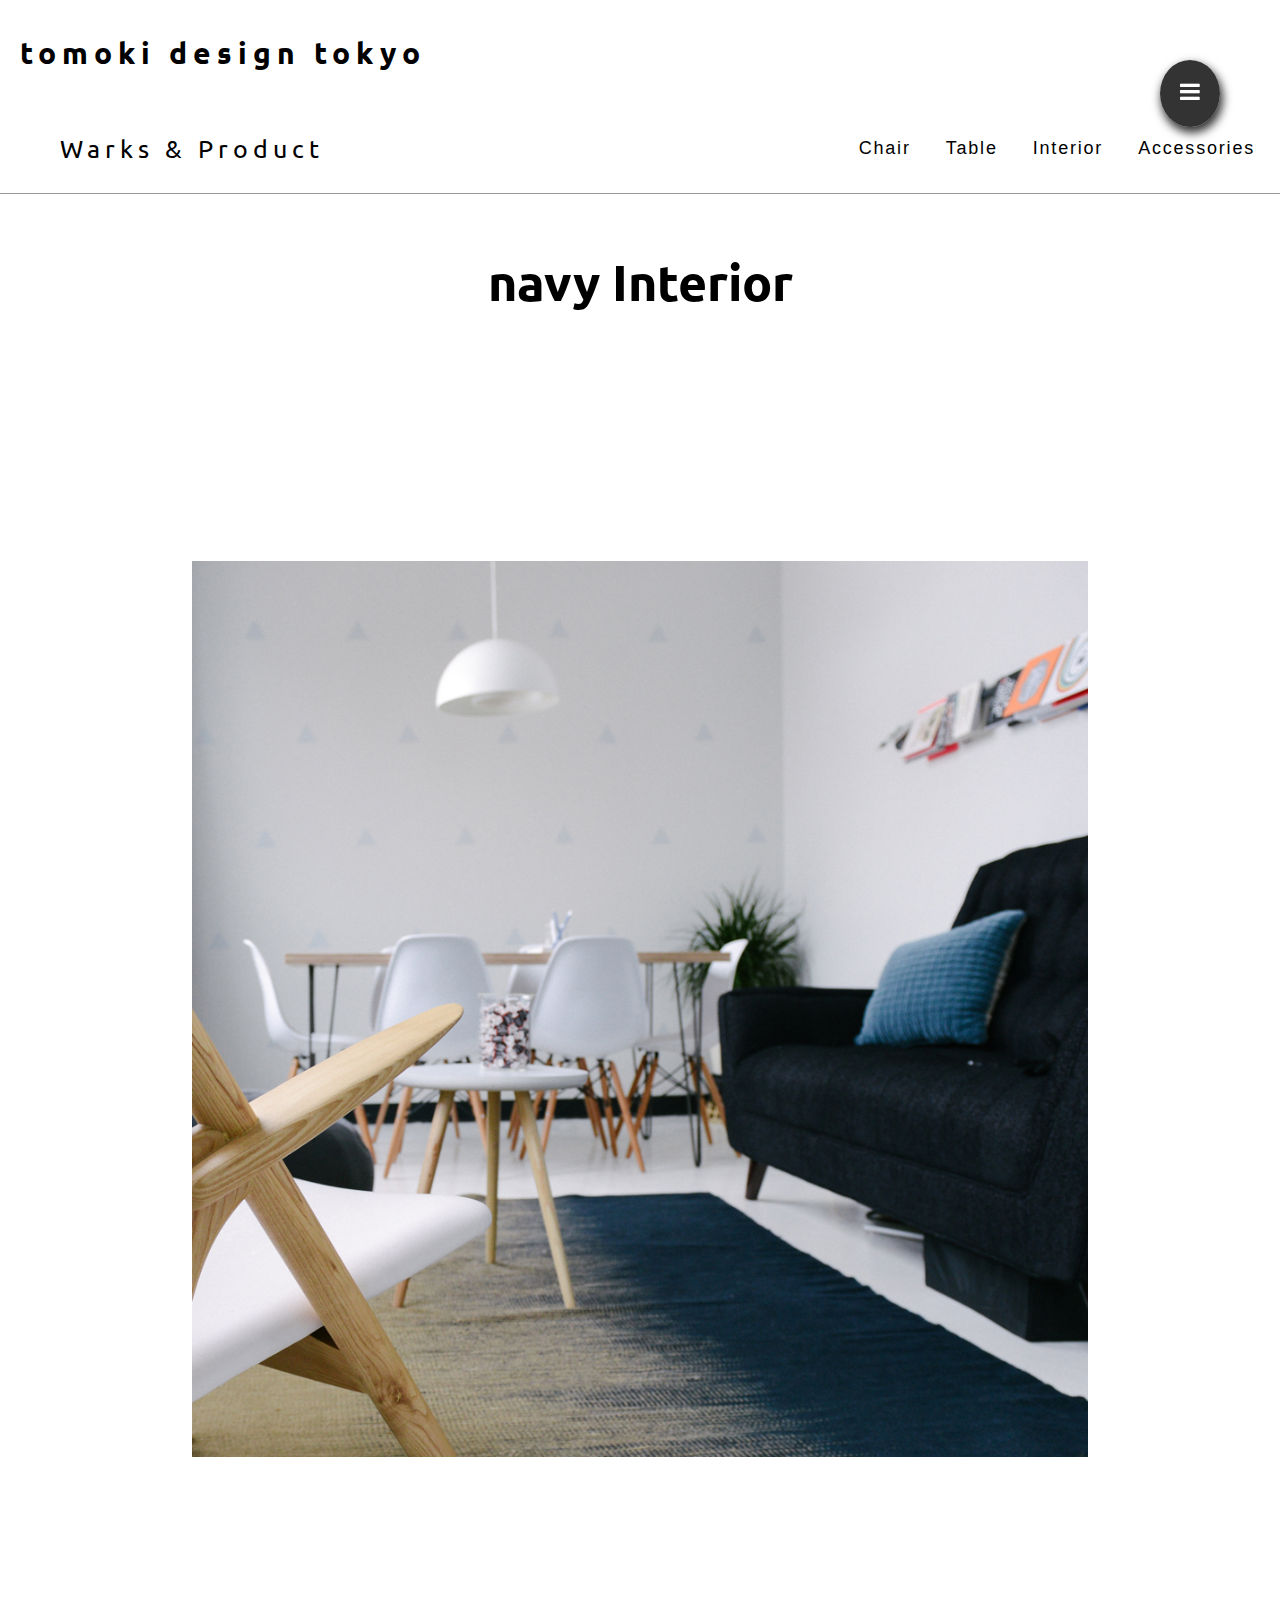
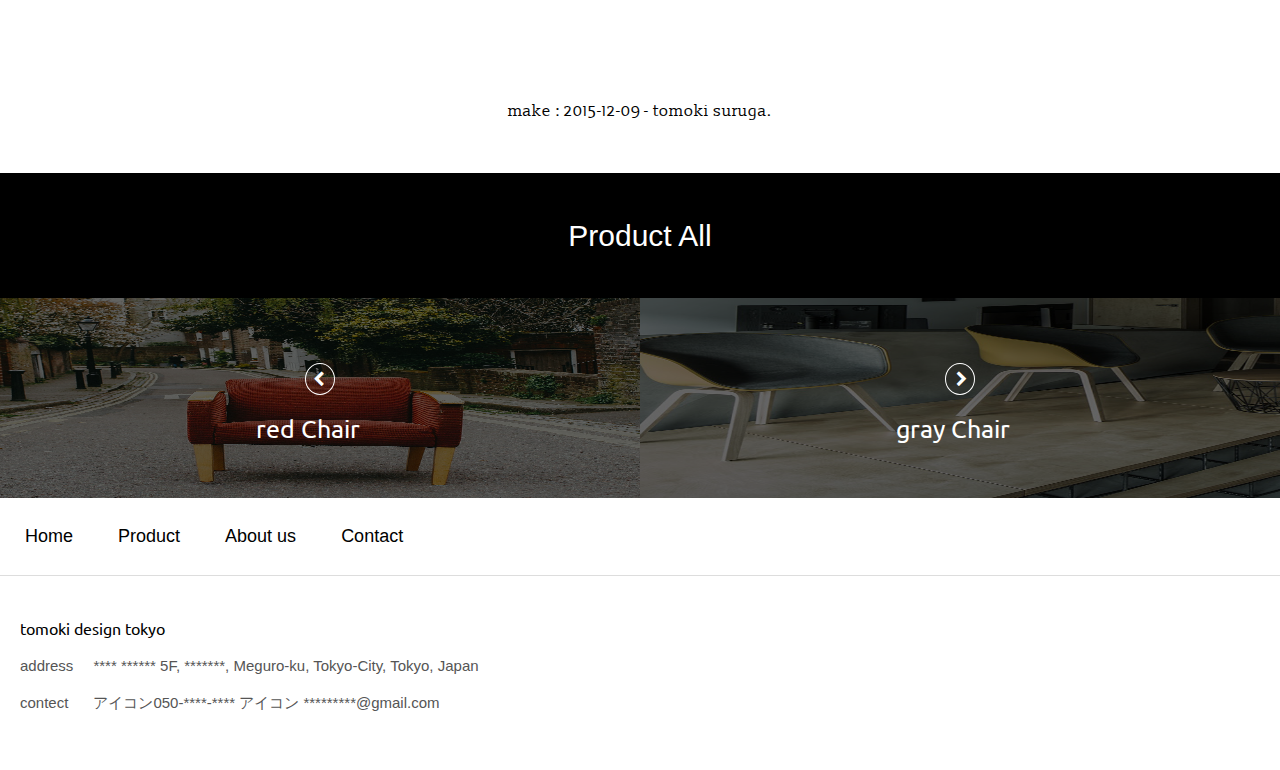
<file: prod-6.html>
<!DOCTYPE HTML>
<html>
<head>
<meta charset="utf-8">
<title>tomoki design tokyo</title>
<meta name="viewport" content="width=device-width">

<link href="css/style.css" rel="stylesheet" type="text/css">
<link href="css/sanitize.css" rel="stylesheet" type="text/css">
<link href='https://fonts.googleapis.com/css?family=Slabo+13px' rel='stylesheet' type='text/css'>
<link href='https://fonts.googleapis.com/css?family=Ubuntu' rel='stylesheet' type='text/css'>
<link rel="stylesheet" href="https://maxcdn.bootstrapcdn.com/font-awesome/4.6.2/css/font-awesome.min.css">
<script src="https://ajax.googleapis.com/ajax/libs/jquery/1.12.4/jquery.min.js"></script>
<script src="js/kagu.js"></script>
</head>

<body>

<div class="wrapper">
	<div class="menu-3">
	<button type="buttom" id="buttom">
		<i class="fa fa-bars" aria-hidden="true"></i>
	</button>
		<div class="menu" id="menu">

			<nav class="manu-navi">

			<p>menu</p>
				<ul>
					<li><a href="index.html" class="anc">HOME</a></li>
					<li><a href="product-all.html" class="anc">Product All</a></li>
					<li><a href="about-as.html" class="anc">About us</a></li>
					<li><a href="contect.html" class="anc">Contact</a></li>
				</ul>
			<p>product category</p>
				<ul>
          <li><a href="product-all.php?flg=chair" class="anc">Chair</a></li>
          <li><a href="product-all.php?flg=table" class="anc">Table</a></li>
          <li><a href="product-all.php?flg=interior" class="anc">Interior</a></li>
          <li><a href="product-all.php?flg=accessories" class="anc">Accessories</a></li>
        </ul>
			</nav>
			<p class="cory"> &copy;2004  2015 <br>
			tomoki design tokyo.</p>
		</div>
		</div>

	<div class="top-2"><h1 class="kaishamei-2">tomoki design tokyo</h1>
	</div>
	<div class="navi-top">
		<a id="warks-product" href="product-all.php"><p><i class="fa fa-chevron-left" aria-hidden="true"></i>Warks & Product</p></a>
	<nav class="navi">
		<ul>
					<li><a href="product-all.php?flg=chair" class="anc">Chair</a></li>
					<li><a href="product-all.php?flg=table" class="anc">Table</a></li>
					<li><a href="product-all.php?flg=interior" class="anc">Interior</a></li>
					<li><a href="product-all.php?flg=accessories" class="anc">Accessories</a></li>
				</ul>
	</nav>
	</div>
	<div>


	<div class="prod">
		<div class="prod-title">
		<h2>navy Interior</h2>
		</div>
		<img src="kagu-img/Interior-1.jpg">
		<p class="make">make : 2015-12-09 - tomoki suruga.</p>
	</div>
	<a class="back-list" href="product-all.html">Product All</a>
	<div class="next">
		<a href="prod-5.html"><img src="kagu-img/chair-3.jpg"><p><i class="fa fa-chevron-left" aria-hidden="true"></i></p><span>red Chair</span></a>
		<a href="prod-7.html"><img src="kagu-img/chair-5.jpg"><p><i class="fa fa-chevron-right" aria-hidden="true"></i></p><span>gray Chair</span></a>
	</div>
		<nav class="manu-navi-2">
			<ul>
				<li><a href="index.html">Home</a></li>
				<li><a href="product-all.html">Product</a></li>
				<li><a href="about-as.html">About us</a></li>
				<li><a href="contect.html">Contact</a></li>
			</ul>
		</nav>
	</div>
</div>
<footer>
<table>
	<caption>tomoki design tokyo</caption>
	<tr>
	<td>address</td><td>**** ****** 5F, *******, Meguro-ku, Tokyo-City, Tokyo, Japan</td>
	</tr>
	<tr>
	<td>contect</td><td>アイコン050-****-**** アイコン *********@gmail.com</td>
	</tr>
</table>
</footer>
</body>
</html>
</file>
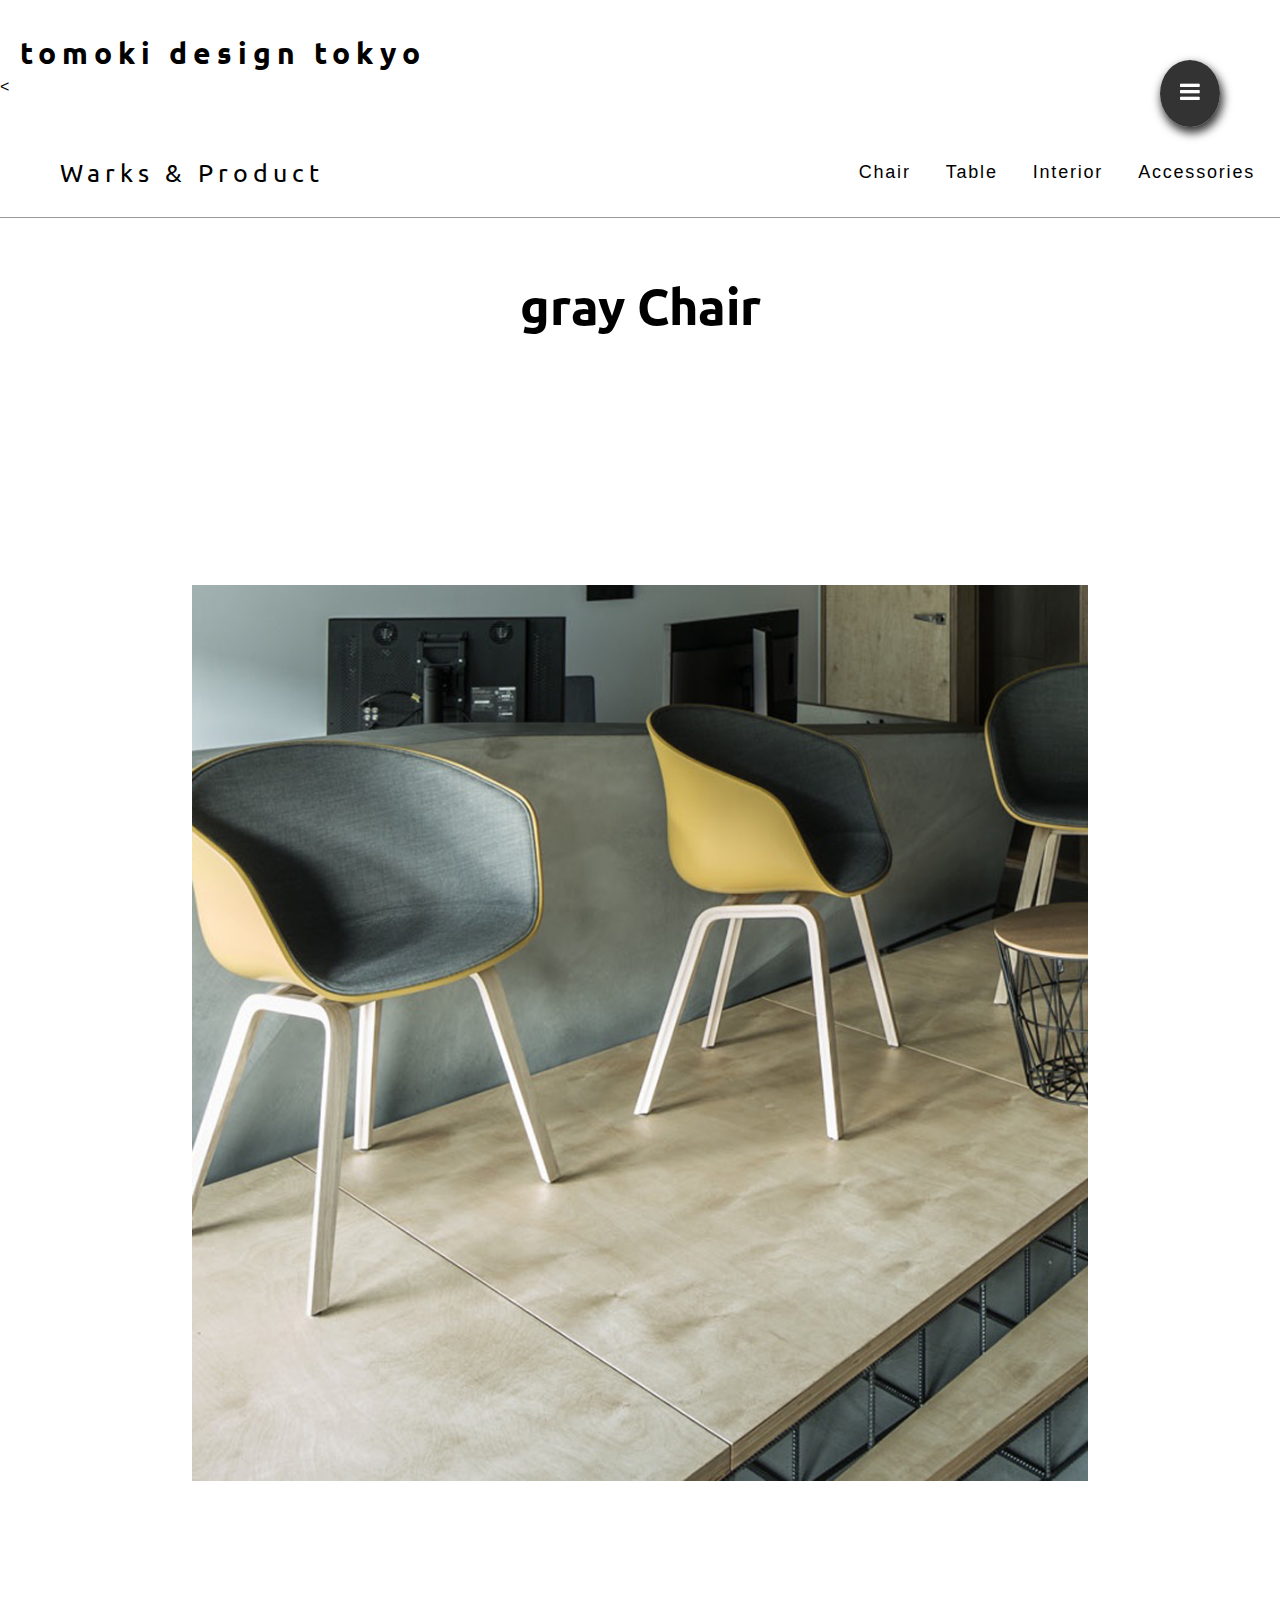
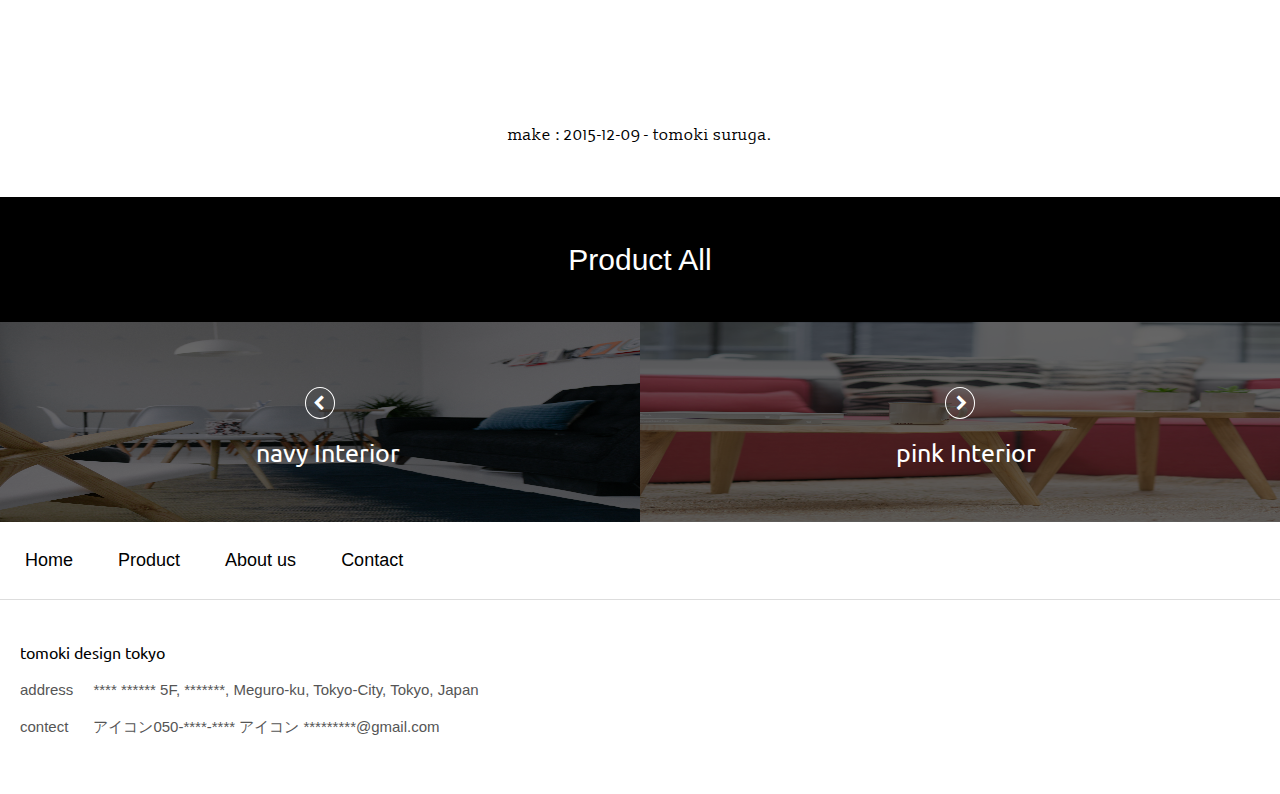
<file: prod-7.html>
<!DOCTYPE HTML>
<html>
<head>
<meta charset="utf-8">
<title>tomoki design tokyo</title>
<meta name="viewport" content="width=device-width">

<link href="css/style.css" rel="stylesheet" type="text/css">
<link href="css/sanitize.css" rel="stylesheet" type="text/css">
<link href='https://fonts.googleapis.com/css?family=Slabo+13px' rel='stylesheet' type='text/css'>
<link href='https://fonts.googleapis.com/css?family=Ubuntu' rel='stylesheet' type='text/css'>
<link rel="stylesheet" href="https://maxcdn.bootstrapcdn.com/font-awesome/4.6.2/css/font-awesome.min.css">
<script src="https://ajax.googleapis.com/ajax/libs/jquery/1.12.4/jquery.min.js"></script>
<script src="js/kagu.js"></script>
</head>

<body>

<div class="wrapper">
	<div class="menu-3">
	<button type="buttom" id="buttom">
		<i class="fa fa-bars" aria-hidden="true"></i>
	</button>
		<div class="menu" id="menu">

			<nav class="manu-navi">

			<p>menu</p>
				<ul>
					<li><a href="index.html" class="anc">HOME</a></li>
					<li><a href="product-all.html" class="anc">Product All</a></li>
					<li><a href="about-as.html" class="anc">About us</a></li>
					<li><a href="contect.html" class="anc">Contact</a></li>
				</ul>
			<p>product category</p>
				<ul>
          <li><a href="product-all.php?flg=chair" class="anc">Chair</a></li>
          <li><a href="product-all.php?flg=table" class="anc">Table</a></li>
          <li><a href="product-all.php?flg=interior" class="anc">Interior</a></li>
          <li><a href="product-all.php?flg=accessories" class="anc">Accessories</a></li>
        </ul>
			</nav>
			<p class="cory"> &copy;2004  2015 <br>
			tomoki design tokyo.</p>
		</div>
		</div>

	<div class="top-2"><h1 class="kaishamei-2">tomoki design tokyo</h1>
	</div>
	<<div class="navi-top">
		<a id="warks-product" href="product-all.php"><p><i class="fa fa-chevron-left" aria-hidden="true"></i>Warks & Product</p></a>
	<nav class="navi">
		<ul>
					<li><a href="product-all.php?flg=chair" class="anc">Chair</a></li>
					<li><a href="product-all.php?flg=table" class="anc">Table</a></li>
					<li><a href="product-all.php?flg=interior" class="anc">Interior</a></li>
					<li><a href="product-all.php?flg=accessories" class="anc">Accessories</a></li>
				</ul>
	</nav>
	</div>
	<div>


	<div class="prod">
		<div class="prod-title">
		<h2>gray Chair</h2>
		</div>
		<img src="kagu-img/chair-5.jpg">
		<p class="make">make : 2015-12-09 - tomoki suruga.</p>
	</div>
	<a class="back-list" href="product-all.html">Product All</a>
	<div class="next">
		<a href="prod-6.html"><img src="kagu-img/Interior-1.jpg"><p><i class="fa fa-chevron-left" aria-hidden="true"></i></p><span>navy Interior</span></a>
		<a href="prod-8.html"><img src="kagu-img/cushion -3.jpg"><p><i class="fa fa-chevron-right" aria-hidden="true"></i></p><span>pink Interior</span></a>
	</div>
		<nav class="manu-navi-2">
			<ul>
				<li><a href="index.html">Home</a></li>
				<li><a href="product-all.html">Product</a></li>
				<li><a href="about-as.html">About us</a></li>
				<li><a href="contect.html">Contact</a></li>
			</ul>
		</nav>
	</div>
</div>
<footer>
<table>
	<caption>tomoki design tokyo</caption>
	<tr>
	<td>address</td><td>**** ****** 5F, *******, Meguro-ku, Tokyo-City, Tokyo, Japan</td>
	</tr>
	<tr>
	<td>contect</td><td>アイコン050-****-**** アイコン *********@gmail.com</td>
	</tr>
</table>
</footer>
</body>
</html>
</file>
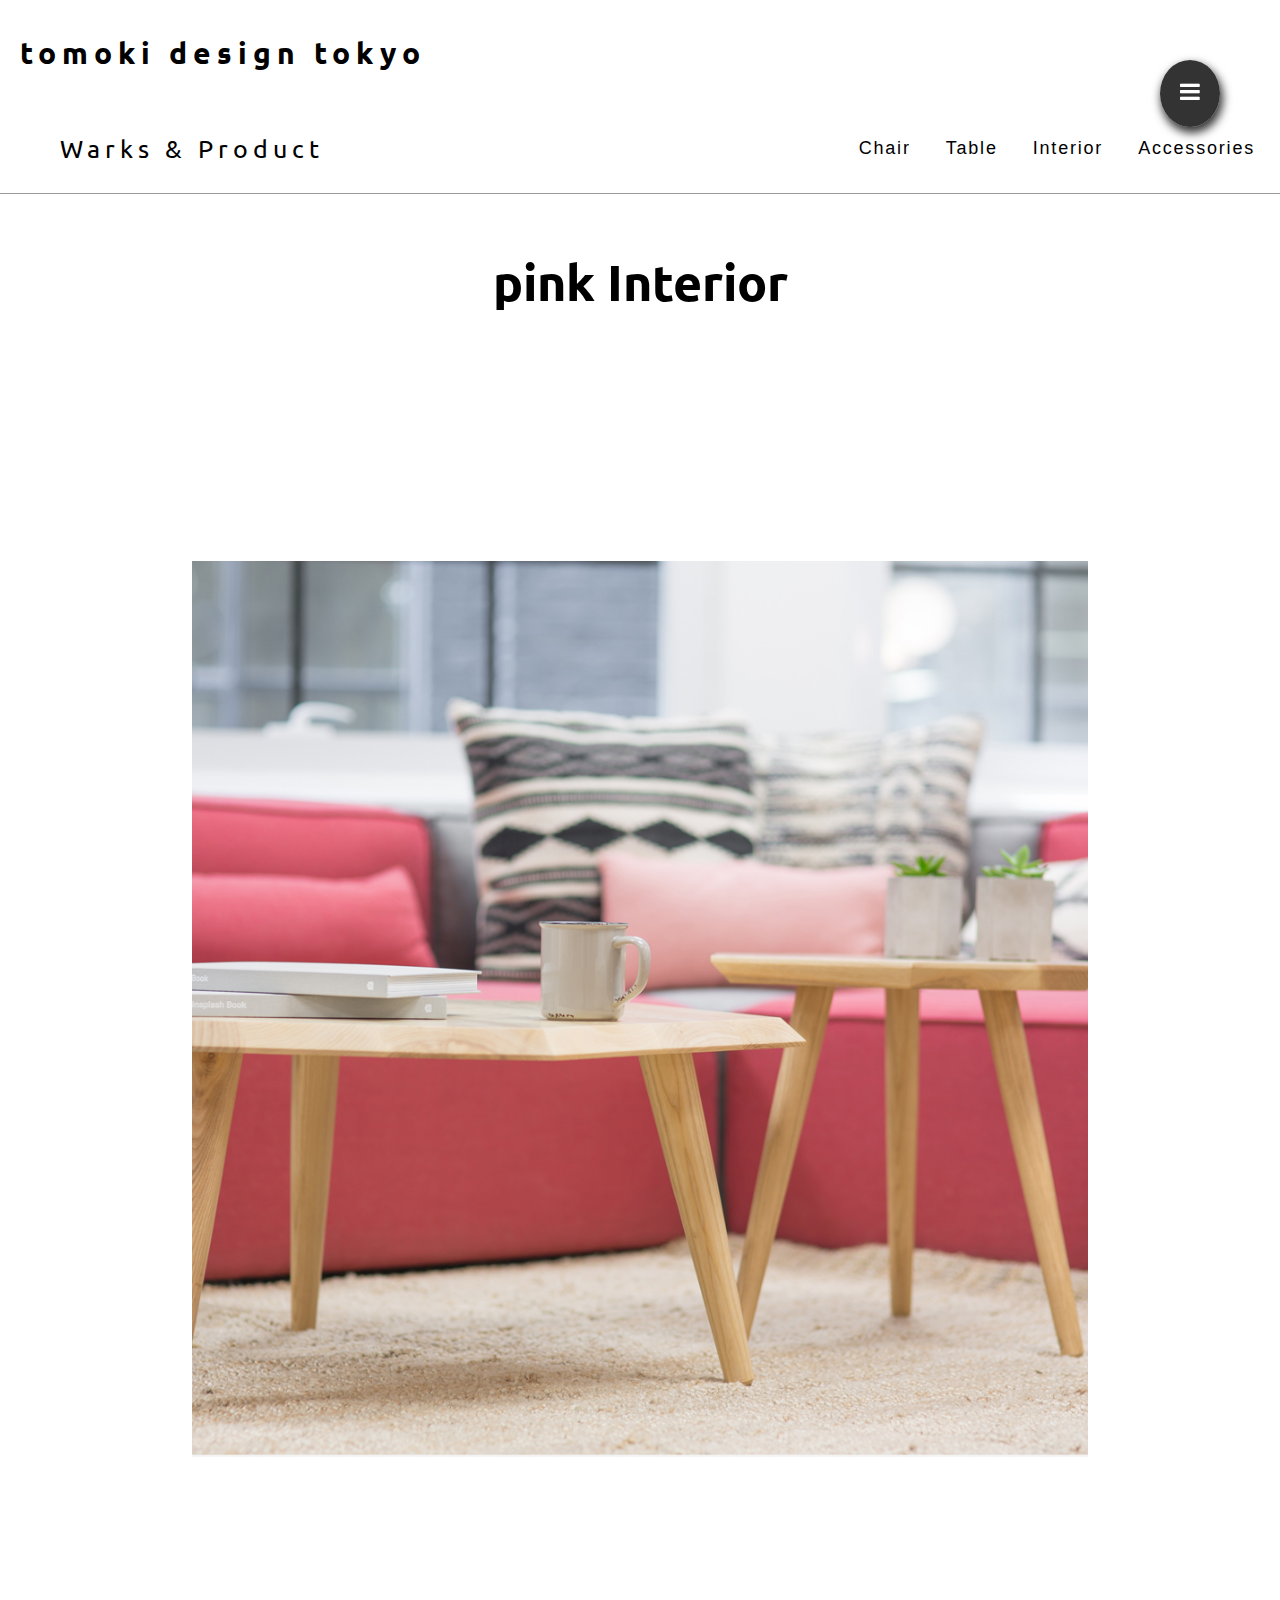
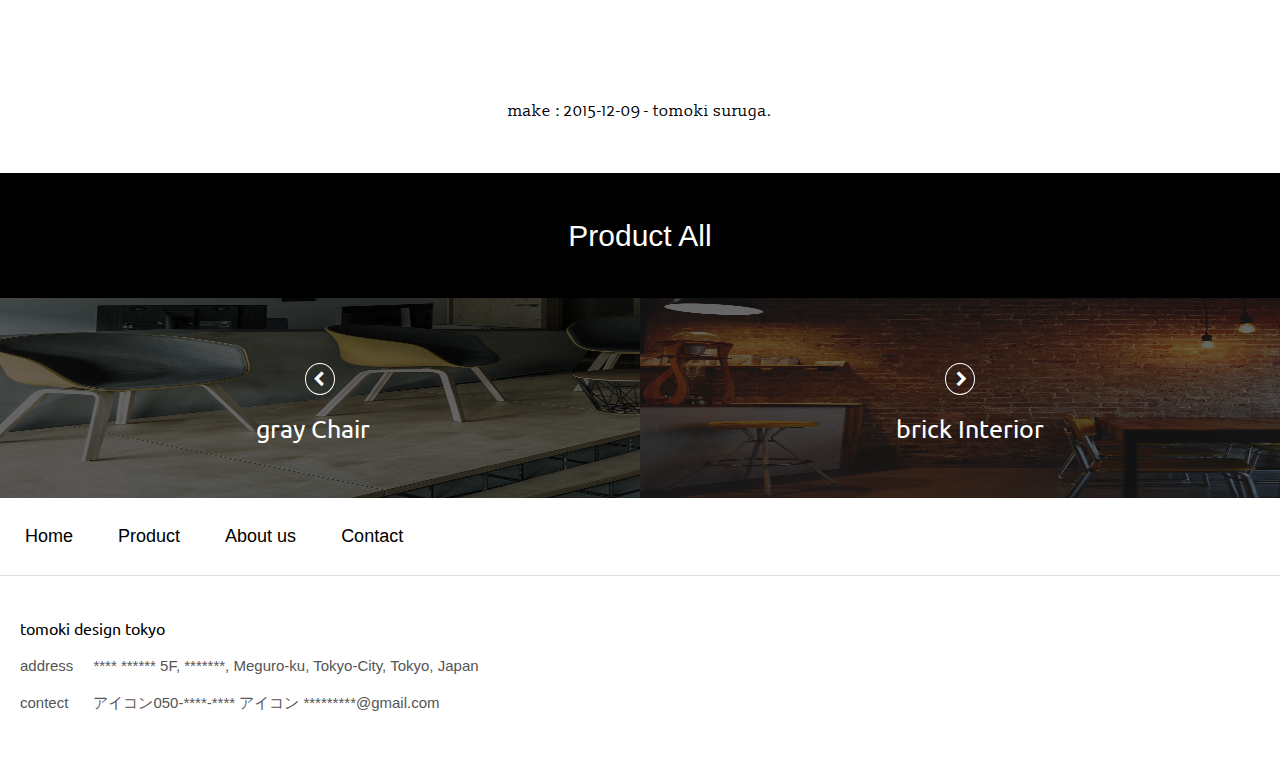
<file: prod-8.html>
<!DOCTYPE HTML>
<html>
<head>
<meta charset="utf-8">
<title>tomoki design tokyo</title>
<meta name="viewport" content="width=device-width">

<link href="css/style.css" rel="stylesheet" type="text/css">
<link href="css/sanitize.css" rel="stylesheet" type="text/css">
<link href='https://fonts.googleapis.com/css?family=Slabo+13px' rel='stylesheet' type='text/css'>
<link href='https://fonts.googleapis.com/css?family=Ubuntu' rel='stylesheet' type='text/css'>
<link rel="stylesheet" href="https://maxcdn.bootstrapcdn.com/font-awesome/4.6.2/css/font-awesome.min.css">
<script src="https://ajax.googleapis.com/ajax/libs/jquery/1.12.4/jquery.min.js"></script>
<script src="js/kagu.js"></script>
</head>

<body>

<div class="wrapper">
	<div class="menu-3">
	<button type="buttom" id="buttom">
		<i class="fa fa-bars" aria-hidden="true"></i>
	</button>
		<div class="menu" id="menu">

			<nav class="manu-navi">

			<p>menu</p>
				<ul>
					<li><a href="index.html" class="anc">HOME</a></li>
					<li><a href="product-all.html" class="anc">Product All</a></li>
					<li><a href="about-as.html" class="anc">About us</a></li>
					<li><a href="contect.html" class="anc">Contact</a></li>
				</ul>
			<p>product category</p>
				<ul>
          <li><a href="product-all.php?flg=chair" class="anc">Chair</a></li>
          <li><a href="product-all.php?flg=table" class="anc">Table</a></li>
          <li><a href="product-all.php?flg=interior" class="anc">Interior</a></li>
          <li><a href="product-all.php?flg=accessories" class="anc">Accessories</a></li>
        </ul>
			</nav>
			<p class="cory"> &copy;2004  2015 <br>
			tomoki design tokyo.</p>
		</div>
		</div>

	<div class="top-2"><h1 class="kaishamei-2">tomoki design tokyo</h1>
	</div>
	<div class="navi-top">
		<a id="warks-product" href="product-all.php"><p><i class="fa fa-chevron-left" aria-hidden="true"></i>Warks & Product</p></a>
	<nav class="navi">
		<ul>
					<li><a href="product-all.php?flg=chair" class="anc">Chair</a></li>
					<li><a href="product-all.php?flg=table" class="anc">Table</a></li>
					<li><a href="product-all.php?flg=interior" class="anc">Interior</a></li>
					<li><a href="product-all.php?flg=accessories" class="anc">Accessories</a></li>
				</ul>
	</nav>
	</div>
	<div>


	<div class="prod">
		<div class="prod-title">
		<h2>pink Interior</h2>
		</div>
		<img src="kagu-img/cushion -3.jpg">
		<p class="make">make : 2015-12-09 - tomoki suruga.</p>
	</div>
	<a class="back-list" href="product-all.html">Product All</a>
	<div class="next">
		<a href="prod-7.html"><img src="kagu-img/chair-5.jpg"><p><i class="fa fa-chevron-left" aria-hidden="true"></i></p><span>gray Chair</span></a>
		<a href="prod-9.html"><img src="kagu-img/Interior-3.jpg"><p><i class="fa fa-chevron-right" aria-hidden="true"></i></p><span>brick Interior</span></a>
	</div>
		<nav class="manu-navi-2">
			<ul>
				<li><a href="index.html">Home</a></li>
				<li><a href="product-all.html">Product</a></li>
				<li><a href="about-as.html">About us</a></li>
				<li><a href="contect.html">Contact</a></li>
			</ul>
		</nav>
	</div>
</div>
<footer>
<table>
	<caption>tomoki design tokyo</caption>
	<tr>
	<td>address</td><td>**** ****** 5F, *******, Meguro-ku, Tokyo-City, Tokyo, Japan</td>
	</tr>
	<tr>
	<td>contect</td><td>アイコン050-****-**** アイコン *********@gmail.com</td>
	</tr>
</table>
</footer>
</body>
</html>
</file>
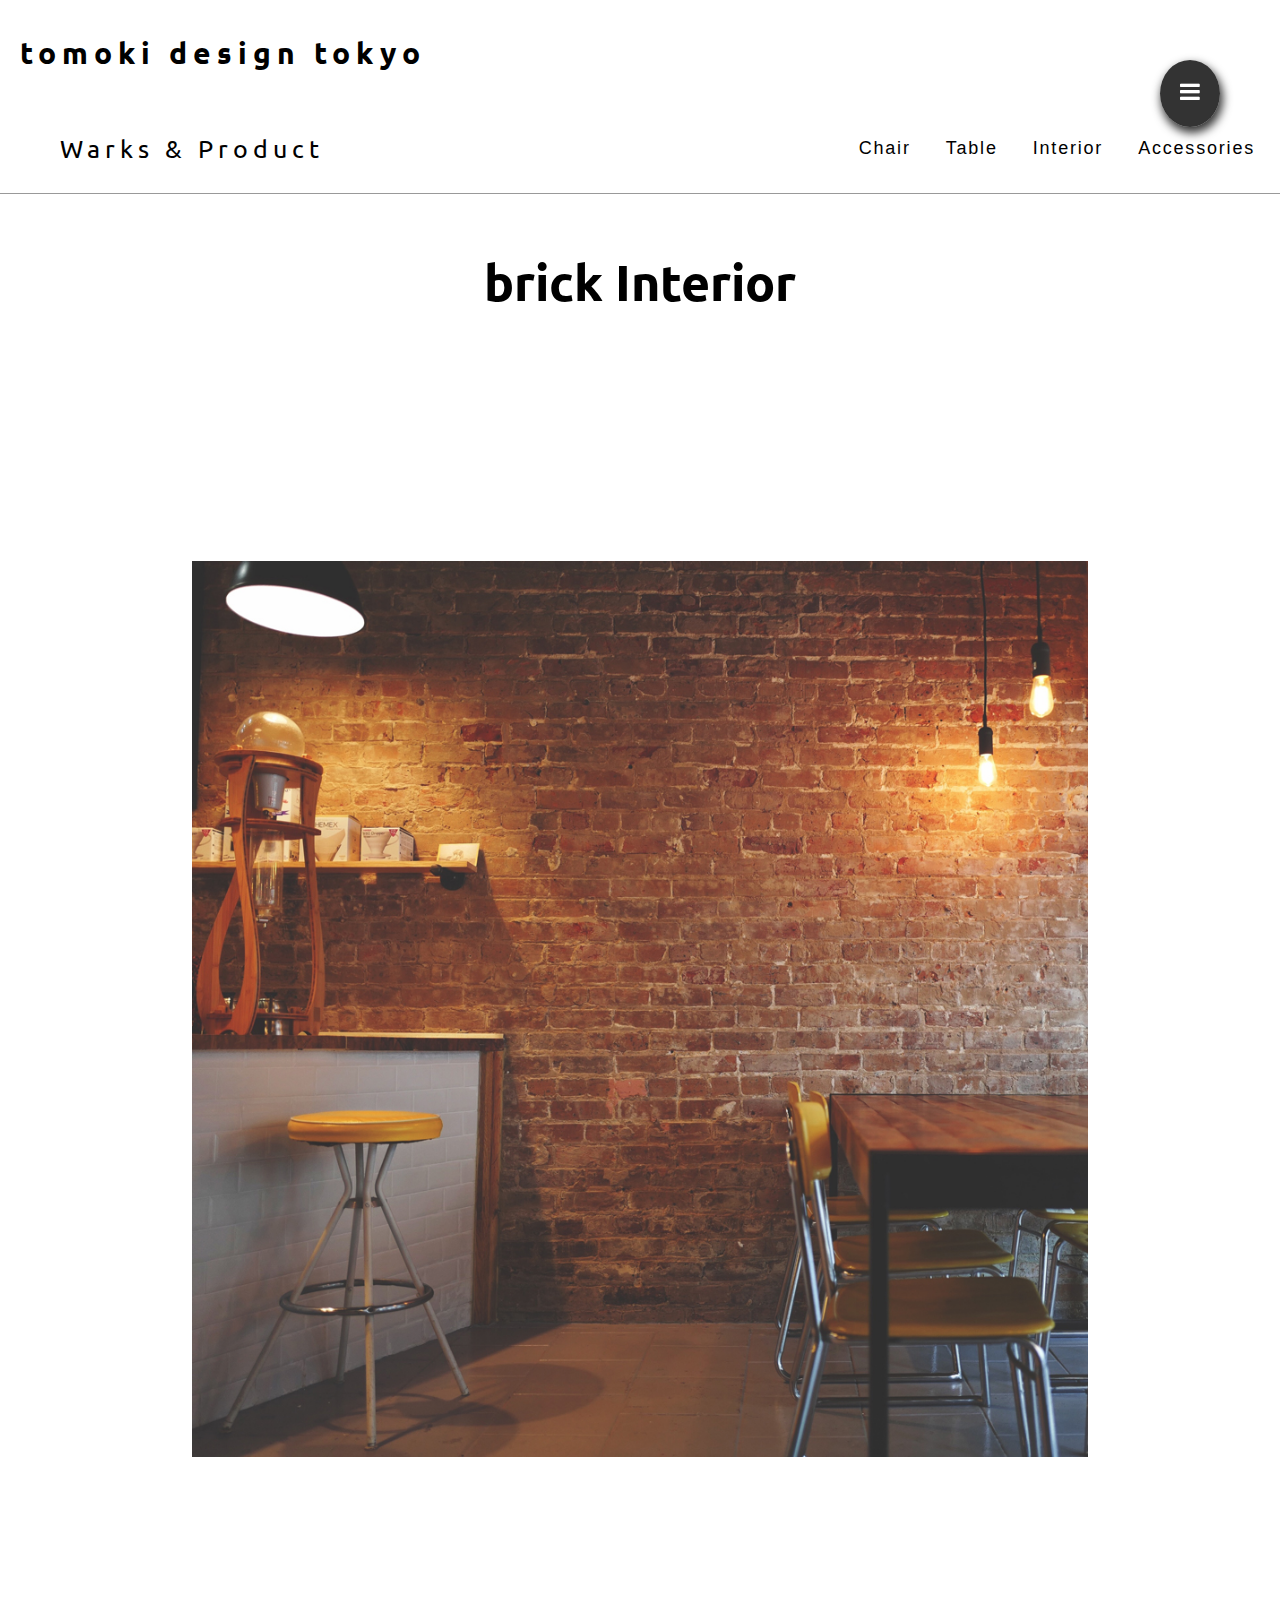
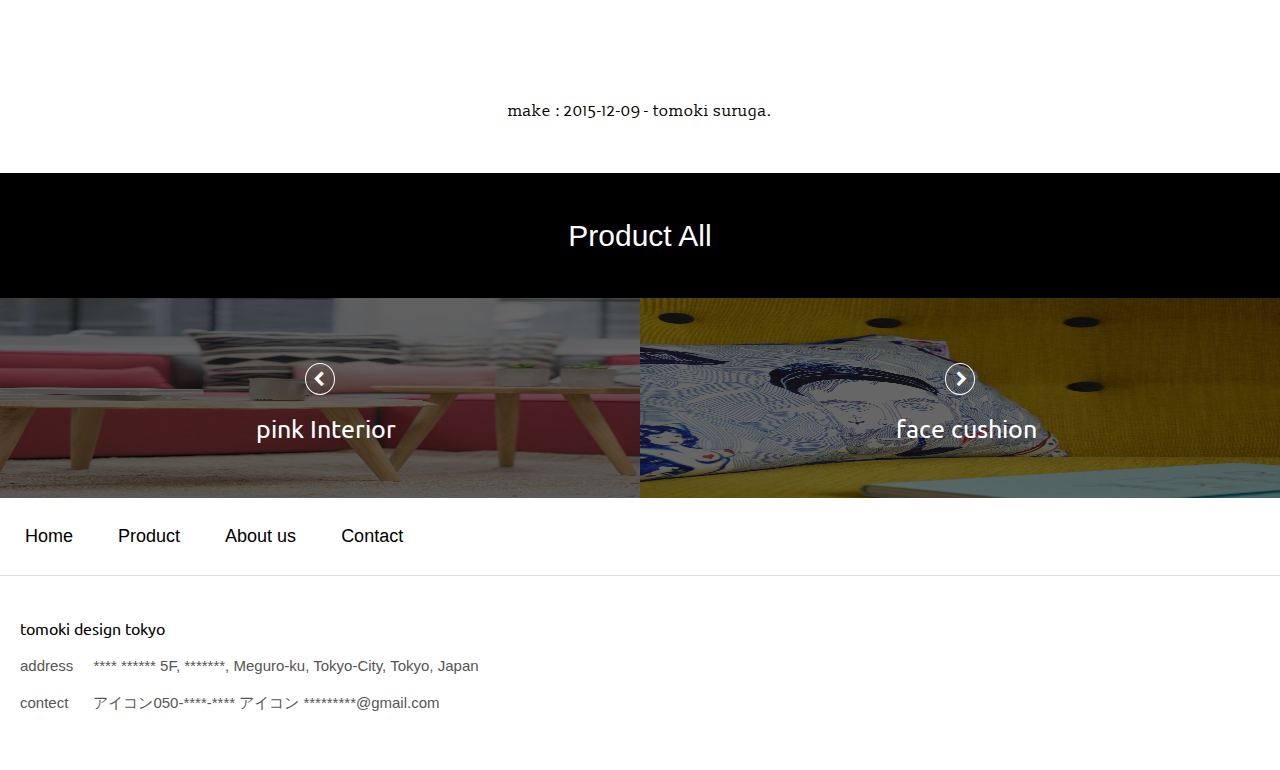
<file: prod-9.html>
<!DOCTYPE HTML>
<html>
<head>
<meta charset="utf-8">
<title>tomoki design tokyo</title>
<meta name="viewport" content="width=device-width">

<link href="css/style.css" rel="stylesheet" type="text/css">
<link href="css/sanitize.css" rel="stylesheet" type="text/css">
<link href='https://fonts.googleapis.com/css?family=Slabo+13px' rel='stylesheet' type='text/css'>
<link href='https://fonts.googleapis.com/css?family=Ubuntu' rel='stylesheet' type='text/css'>
<link rel="stylesheet" href="https://maxcdn.bootstrapcdn.com/font-awesome/4.6.2/css/font-awesome.min.css">
<script src="https://ajax.googleapis.com/ajax/libs/jquery/1.12.4/jquery.min.js"></script>
<script src="js/kagu.js"></script>
</head>

<body>

<div class="wrapper">
	<div class="menu-3">
	<button type="buttom" id="buttom">
		<i class="fa fa-bars" aria-hidden="true"></i>
	</button>
		<div class="menu" id="menu">

			<nav class="manu-navi">

			<p>menu</p>
				<ul>
					<li><a href="index.html" class="anc">HOME</a></li>
					<li><a href="product-all.html" class="anc">Product All</a></li>
					<li><a href="about-as.html" class="anc">About us</a></li>
					<li><a href="contect.html" class="anc">Contact</a></li>
				</ul>
			<p>product category</p>
				<ul>
          <li><a href="product-all.php?flg=chair" class="anc">Chair</a></li>
          <li><a href="product-all.php?flg=table" class="anc">Table</a></li>
          <li><a href="product-all.php?flg=interior" class="anc">Interior</a></li>
          <li><a href="product-all.php?flg=accessories" class="anc">Accessories</a></li>
        </ul>
			</nav>
			<p class="cory"> &copy;2004  2015 <br>
			tomoki design tokyo.</p>
		</div>
		</div>

	<div class="top-2"><h1 class="kaishamei-2">tomoki design tokyo</h1>
	</div>
	<div class="navi-top">
		<a id="warks-product" href="product-all.php"><p><i class="fa fa-chevron-left" aria-hidden="true"></i>Warks & Product</p></a>
	<nav class="navi">
		<ul>
					<li><a href="product-all.php?flg=chair" class="anc">Chair</a></li>
					<li><a href="product-all.php?flg=table" class="anc">Table</a></li>
					<li><a href="product-all.php?flg=interior" class="anc">Interior</a></li>
					<li><a href="product-all.php?flg=accessories" class="anc">Accessories</a></li>
				</ul>
	</nav>
	</div>
	<div>


	<div class="prod">
		<div class="prod-title">
		<h2>brick Interior</h2>
		</div>
		<img src="kagu-img/Interior-3.jpg">
		<p class="make">make : 2015-12-09 - tomoki suruga.</p>
	</div>
	<a class="back-list" href="product-all.html">Product All</a>
	<div class="next">
		<a href="prod-8.html"><img src="kagu-img/cushion -3.jpg"><p><i class="fa fa-chevron-left" aria-hidden="true"></i></p><span>pink Interior</span></a>
		<a href="prod-10.html"><img src="kagu-img/cushion-2.jpg"><p><i class="fa fa-chevron-right" aria-hidden="true"></i></p><span>face cushion</span></a>
	</div>
		<nav class="manu-navi-2">
			<ul>
				<li><a href="index.html">Home</a></li>
				<li><a href="product-all.html">Product</a></li>
				<li><a href="about-as.html">About us</a></li>
				<li><a href="contect.html">Contact</a></li>
			</ul>
		</nav>
	</div>
</div>
<footer>
<table>
	<caption>tomoki design tokyo</caption>
	<tr>
	<td>address</td><td>**** ****** 5F, *******, Meguro-ku, Tokyo-City, Tokyo, Japan</td>
	</tr>
	<tr>
	<td>contect</td><td>アイコン050-****-**** アイコン *********@gmail.com</td>
	</tr>
</table>
</footer>
</body>
</html>
</file>
<file: css/style.css>
@charset "utf-8";
/* CSS Document */

body{margin:0;
font-family:'メイリオ','Hiragino Kaku Gothic Pro',sans-serif;
}

/*************************INDEX*********************************/
/*************************navi*********************************/

#buttom i{font-size:23px;
color:#fff;
}

#buttom{padding:20px;
display:inline;
background-color:rgba(0,0,0,0.8);
border-radius:50%;
box-shadow:2px 5px 10px 1px rgba(0,0,0,0.8);
position:fixed;
right:60px;
top:60px;
z-index:9999;}

.menu{
padding:0 30px;
text-align:left;
position:fixed;
right:-230px;
height:100%;
width:230px;
color:#fff;
background-color:rgba(0,0,0,0.8);
z-index:9999;}

.manu-navi p{
font-size:20px;
margin:30px 0;
font-family: 'Ubuntu', sans-serif;}

.cory{
font-size:14px;
position:fixed;
bottom:15px;
right:-230px;
width:200px;
}

.anc{
	color:#fff;
	padding:5px 15px;
	display:block;
	padding-right:10px;
	color:#fff;
	font-weight:normal;
	background-color:rgba(0,0,0,0)}

.anc:hover{transition-propety:all;
	transition-duration:0.7s;
	color:#000;
	font-weight:bold;
	background-color:rgba(255,255,255,1);}

/*************************top*********************************/
.top{
	display:block;
	background-image:url(../kagu-img/top-img.jpg);
	background-size:cover;
	background-repeat:no-repeat;
	}

.kaishamei{font-size:30px;
	color:#fff;
	padding-top:30px;
	letter-spacing:0.2em;
	font-family: 'Ubuntu', sans-serif;
}
.top-text{
	padding:300px 0;}

.top-text h2{color:#fff;
	font-size:34px;}

.top-text p{
	font-weight:lighter;
	color:#fff;
	margin-top:30px;
	font-size:18px;
}


/*************************navi*********************************/
.navi-top{margin-top:30px;}

.navi ul li{
margin-left:25px;
	float:left;}

.navi ul:after {
  content: "";
  display: block;
  clear: both;
}
.navi ul li a{color:#000;
	padding:5px 5px;
font-size:18px;
letter-spacing:0.1em;
display:block;}

.navi ul li a:hover{color:#999;}

.navi-top a:hover{color:#999;}

.navi-top a{
	color:#000;}

.navi-top p{
	font-size:25px;
	width:35%;
	padding:25px 0;
	float:left;
	letter-spacing:0.2em;
font-family: 'Ubuntu', sans-serif;}

.navi-top nav{
	padding:25px 0;
float:right;}

.navi-top:after {
  content: "";
  display: block;
  clear: both;
}

/*************************photo*********************************/

.img-photo{background:#e7efff;
}

.img-photo ul{list-style:none;}

.img-photo ul li{background:#000;
}
.img-photo ul li a{opacity:0.7;
	display:block;
	position:relative;}

.img-photo ul li a:hover{
	transition-propety:all;
	transition-duration:0.5s;
	opacity:1;}

.img-photo ul li{float:left;}

.big-photo{width:49.99%;
}

.big-photo .text-title{font-size:28px;}
.big-photo .category-text{font-size:23px;}
.big-photo i{font-size:14px;
padding:10px;}

.min-photo{width:25%;}
.min-photo .category-text{font-size:8px;}
.min-photo i{font-size:12px;
padding:5px;}

.text-title{letter-spacing:0.2em;
font-family: 'Ubuntu', sans-serif;
}
.category-text{font-family: 'Slabo 13px', serif;
letter-spacing:0.2em;}

.photo-text{background:rgba(0,0,0,0.8);
color:#fff;
position:absolute;
bottom:0;
left:0;
padding-top:7%;
padding-left:5%;
width:100%;
height:30%;
}

.photo-text i{position:absolute;
bottom:40%;
right:15%;
}

.img-photo ul:after {
  content: "";
  display: block;
  clear: both;
}

.text-title{
display:block;}



img{width:100%;}

/*************************navi-2*********************************/

.manu-navi-2{margin:20px 0;}

.manu-navi-2 li{
margin-right:35px;
	float:left;}

.manu-navi-2 li a{
	padding:5px 5px;
	font-size:18px;
	color:#000;
	display:block;
}

.manu-navi-2 li a:hover{color:#999;}
.manu-navi-2:after{
  content: "";
  display: block;
  clear: both;
}

footer{border-top:#ddd solid 1px;
padding:40px 0;}

footer table td{color:#555;
font-size:15px;
	padding-right:20px;
padding-bottom:15px;}

footer table caption{font-family: 'Ubuntu', sans-serif;
padding-bottom:15px;
text-align:left;}


.manu-navi-2,footer,.navi-top,.top,.top-2{padding-left:20px;
padding-right:20px;}

.fa-chevron-right{
border:1px solid #fff;
border-radius:50%;}

/*************************Product All.html*********************************/

.kaishamei-2{font-size:30px;
	color:#000;
	padding-top:30px;
	letter-spacing:0.2em;
	font-family: 'Ubuntu', sans-serif;}

#warks-product{color:#000;
position:relative;}

#warks-product:hover{color:#999;}

#warks-product p{margin-left:40px;}

#warks-product p i{font-size:10px;
padding:7px 4px 7px 7px;
color:#000;
border:1px solid #000;
border-radius:50%;
display:inline;
position:absolute;
top:3px;
left:0;}

.active{border-bottom:3px solid #000;
}

/*************************prod-1.html*********************************/
.prod-title{padding:50px 0;
border-top:1px #999 solid;}

.prod-title h2{
	font-size:50px;
	text-align:center;
font-family: 'Ubuntu', sans-serif;}

.make{margin-top:50px;
margin-bottom:50px;
text-align:center;
font-family: 'Slabo 13px', serif;}

.next img{
	height:200px;
	opacity:0.4;
display:block;
}

.next img:hover{transition-propety:all;
	transition-duration:0.7s;
	opacity:0.8;}

.next a{position:relative;
	float:left;
	width:50%;
	height:100%;
display:block;}
.next{background:#000;
display:block;
}

.next:after{
  content: "";
  display: block;
  clear: both;
}

.next p{
color:#fff;


	position:absolute;
top:40%;
left:0%;
right:0%;
bottom:60%;
margin:auto;
width:30px;
height:30px;
}


.next .fa-chevron-left{
padding:7px 10px 7px 7px;
border:1px solid #fff;
border-radius:50%;}

.next .fa-chevron-right{
	padding:7px 7px 7px 10px;
border:1px solid #fff;
border-radius:50%;}

.next span{
	color:#fff;
	font-size:25px;
	font-family: 'Ubuntu', sans-serif;
	position:absolute;
	bottom:25%;
	left:40%;}

.back-list{
color:#fff;
background:#000;
font-size:30px;
display:block;
width:100%;
padding:40px 0;
text-align:center;}

.back-list:hover{transition-propety:all;
	transition-duration:0.7s;
color:#000;
background:#ccc;}

.prod img{padding:15%;}

/**************************about-as********************************/
.about-as-top{margin:0 60px}

.about-as-top h2,.about-as-top h3{
	font-size:20px;
	padding:15px 20px;
	margin:30px 0;
	font-weight:200;
	border-bottom:1px solid #aaa;
	letter-spacing:0.1em;}
.about-as-top img{max-height:300px;}

.des{margin-bottom:25px;
padding-bottom:40px;
border-bottom:1px solid #aaa;}

.des img{
	float:left;
	max-width:200px;
}

.designer-text{float:none;
	width:auto;
margin-left:200px;
padding-left:100px;
display:block;}

.des:after{
  content: "";
  display: block;
  clear: both;
}

.designer-text-4{padding-bottom:10px;
}
.designer-text-4:after{
	padding-top:15px;
	height:2px;
	width:40px;
	display:block;
	content:"";
	border-bottom:2px solid #ccc;
}
.designer-text-5{margin-top:20px;
font-size:12px;}

/*************************contact*********************************/

.con{margin:0 auto;
padding:0 auto;
width:850px;
margin-bottom:60px;}

.con:after{
  content: "";
  display: block;
  clear: both;
}

.con img{float:left;
width:200px;
margin-top:40px;
margin-left:50px;}

form{width:600px;
float:left;}

form dt{margin-top:13px;
margin-bottom:3px;
font-family: 'Slabo 13px', serif;}

form input,form textarea{border:2px solid #999;
border-radius:10px;
box-shadow:1px 1px #777 inset;}

.sousin{width:100px;
box-shadow:1px 1px #777;}

.con p{margin-top:20px;}

/*************************400*********************************/
@media (max-width:400px){
.navi-top p{padding:8px;}


}
/*************************500*********************************/
@media (max-width:500px){
.menu-3{display:none;}

.kaishamei,.kaishamei-2{font-size:20px;}
.top-text{padding:150px 0;}
.top-text h2{font-size:20px;}
.top-text p{
	margin-top:15px;
	font-size:15px;
}

.navi-top p{padding:15px 0;}
.navi ul li a{font-size:16px;}


.big-photo{width:100%;}
.min-photo{width:50%;}

.big-photo .text-title{font-size:16px;}
.big-photo .category-text{font-size:12px;}
.min-photo .text-title{font-size:12px;}
.min-photo .category-text{font-size:8px;}

.min-photo .photo-text{padding-top:3%;
padding-left:3%;}
.manu-navi-2 li a{font-size:14px;}

.manu-navi-2 li{float:none;}

.menu{display:none;}

.des img{float:none;}
.designer-text{
margin-top:30px;
	margin-left:0;
padding-left:0;
}
}

/*************************600*********************************/
@media (max-width:600px) and (min-width:501px) {
.designer-text{padding-left:20px;}
}

}

/*************************768*********************************/
@media (min-width:501px) and (max-width:768px) {

.kaishamei,.kaishamei-2{font-size:20px;}
.top-text{padding:250px 0;}
.top-text h2{font-size:23px;}
.top-text p{
	margin-top:15px;
	font-size:18px;
}


.big-photo .text-title{font-size:20px;}
.big-photo .category-text{font-size:16px;}
.min-photo .text-title{font-size:14px;}
.min-photo .category-text{font-size:10px;}

.min-photo .photo-text{padding-top:4%;
padding-left:4%;}

.big-photo{width:66.666%;}
.min-photo{width:33.333%;}
}
/*************************900*********************************/
@media (max-width:900px){
.navi-top p{float:none;
width:100%;
}
.navi-top nav{float:none;
border-top:solid 1.5px #444;}
.navi ul li{
margin-right:15px;
margin-left:0px;}


}
/*************************height*********************************/



@media (max-height:501px){
	.anc{font-size:14px;
		padding-top:3px;
		padding-bottom:3px;}
.manu-navi p{margin:10px 0;}
}

@media (max-height:361px){
.manu-navi p{margin:0;}

}
</file>
<file: css/sanitize.css>
@charset "utf-8";
/* CSS Document */

/*! sanitize.css v3.3.0 | CC0 1.0 Public Domain | github.com/10up/sanitize.css */

/* Latest tested: Android 6, Chrome 48, Edge 13, Firefox 44, Internet Explorer 11, iOS 9, Opera 35, Safari 9, Windows Phone 8.1 */

/*
 * Normalization
 */

abbr[title] {
	text-decoration: underline; /* Chrome 48+, Edge 12+, Internet Explorer 11-, Safari 9+ */
	text-decoration: underline dotted; /* Firefox 40+ */
}

audio:not([controls]) {
	display: none; /* Chrome 44-, iOS 8+, Safari 9+ */
}

b,
strong {
	font-weight: bolder; /* Edge 12+, Safari 6.2+, and Chrome 18+ */
}

button {
	-webkit-appearance: button; /* iOS 8+ */
	overflow: visible; /* Internet Explorer 11- */
}

button,
input {
}

button::-moz-focus-inner, input::-moz-focus-inner {
	border: 0;/* Firefox 4+ */
	padding: 0;/* Firefox 4+ */
}

button:-moz-focusring, input:-moz-focusring {
	outline: 1px dotted ButtonText;/* Firefox 4+ */
}

button,
select {
	text-transform: none; /* Firefox 40+, Internet Explorer 11- */
}

details {
	display: block; /* Edge 12+, Firefox 40+, Internet Explorer 11-, Windows Phone 8.1+ */
}

html {
	-ms-overflow-style: -ms-autohiding-scrollbar; /* Edge 12+, Internet Explorer 11- */
	overflow-y: scroll; /* All browsers without overlaying scrollbars */
	-webkit-text-size-adjust: 100%; /* iOS 8+, Windows Phone 8.1+ */
}

hr {
	overflow: visible; /* Internet Explorer 11-, Edge 12+ */
}

input {
	-webkit-border-radius: 0 /* iOS 8+ */
}

input[type="button"],
	input[type="reset"],
	input[type="submit"] {
	-webkit-appearance: button;/* iOS 8+ */
}

input[type="number"] {
	width: auto;/* Firefox 36+ */
}

input[type="search"] {
	-webkit-appearance: textfield;/* Chrome 45+, Safari 9+ */
}

input[type="search"]::-webkit-search-cancel-button,
		input[type="search"]::-webkit-search-decoration {
	-webkit-appearance: none;/* Chrome 45+, Safari 9+ */
}

main {
	display: block; /* Android 4.3-, Internet Explorer 11-, Windows Phone 8.1+ */
}

pre {
	overflow: auto; /* Internet Explorer 11- */
}

progress {
	display: inline-block; /* Internet Explorer 11-, Windows Phone 8.1+ */
}

summary {
	display: block; /* Firefox 40+, Internet Explorer 11-, Windows Phone 8.1+ */
}

svg:not(:root) {
	overflow: hidden; /* Internet Explorer 11- */
}

template {
	display: none; /* Android 4.3-, Internet Explorer 11-, iOS 7-, Safari 7-, Windows Phone 8.1+ */
}

textarea {
	overflow: auto; /* Edge 12+, Internet Explorer 11- */
}

[hidden] {
	display: none; /* Internet Explorer 10- */
}

/*
 * Universal inheritance
 */

*,
:before,
:after {
	box-sizing: inherit;
}

* {
	font-size: inherit;
	line-height: inherit;
}

:before,
:after {
	text-decoration: inherit;
	vertical-align: inherit;
}

button,
input,
select,
textarea {
	font-family: inherit;
	font-style: inherit;
	font-weight: inherit;
}



/*
 * Opinionated defaults
 */

/* specify the margin and padding of all elements */

* {
	margin: 0;
	padding: 0;
}

/* specify the border style and width of all elements */

*,
:before,
:after {
	border-style: solid;
	border-width: 0;
}

/* remove the tapping delay from clickable elements */

a,
area,
button,
input,
label,
select,
textarea,
[tabindex] {
	-ms-touch-action: manipulation;
	    touch-action: manipulation;
}

/* specify the standard appearance of selects */

select {
	-moz-appearance: none;    /* Firefox 40+ */
	-webkit-appearance: none /* Chrome 45+ */
}

select::-ms-expand {
	display: none;/* Edge 12+, Internet Explorer 11- */
}

select::-ms-value {
	color: currentColor;/* Edge 12+, Internet Explorer 11- */
}

/* use current current as the default fill of svg elements */

svg {
	fill: currentColor;
}

/* specify the progress cursor of updating elements */

[aria-busy="true"] {
	cursor: progress;
}

/* specify the pointer cursor of trigger elements */

[aria-controls] {
	cursor: pointer;
}

/* specify the unstyled cursor of disabled, not-editable, or otherwise inoperable elements */

[aria-disabled] {
	cursor: default;
}

/* specify the style of visually hidden yet accessible elements */

[hidden][aria-hidden="false"] {
	clip: rect(0 0 0 0);
	display: inherit;
	position: absolute
}

[hidden][aria-hidden="false"]:focus {
	clip: auto;
}



/*
 * Configurable defaults
 */

/* specify the background repeat of all elements */

* {
	background-repeat: no-repeat;
}

/* specify the root styles of the document */

:root {
	background-color: #ffffff;
	box-sizing: border-box;
	color: #000000;
	cursor: default;
	font: 100%/1.5 sans-serif;
}

/* specify the text decoration of anchors */

a {
	text-decoration: none;
}

/* specify the alignment of media elements */

audio,
canvas,
iframe,
img,
svg,
video {
	vertical-align: middle;
}

/* specify the coloring of form elements */

button,
input,
select,
textarea {
	background-color: transparent;
	color: inherit;
}

/* specify the minimum height of form elements */

button,
[type="button"],
[type="date"],
[type="datetime"],
[type="datetime-local"],
[type="email"],
[type="month"],
[type="number"],
[type="password"],
[type="reset"],
[type="search"],
[type="submit"],
[type="tel"],
[type="text"],
[type="time"],
[type="url"],
[type="week"],
select,
textarea {
	min-height: 1.5em;
}

/* specify the font family of code elements */

code,
kbd,
pre,
samp {
	font-family: monospace, monospace;
}

/* specify the list style of nav lists */

nav ol,
nav ul {
	list-style: none;
}

/* specify the font size of small elements */

small {
	font-size: 75%;
}

/* specify the border styling of tables */

table {
	border-collapse: collapse;
	border-spacing: 0;
}

/* specify the resizability of textareas */

textarea {
	resize: vertical;
}

/* specify the background color, font color, and drop shadow of text selections */

::-moz-selection {
	background-color: #b3d4fc; /* required when declaring ::selection */
	color: #ffffff;
	text-shadow: none;
}

::selection {
	background-color: #b3d4fc; /* required when declaring ::selection */
	color: #ffffff;
	text-shadow: none;
}
</file>
